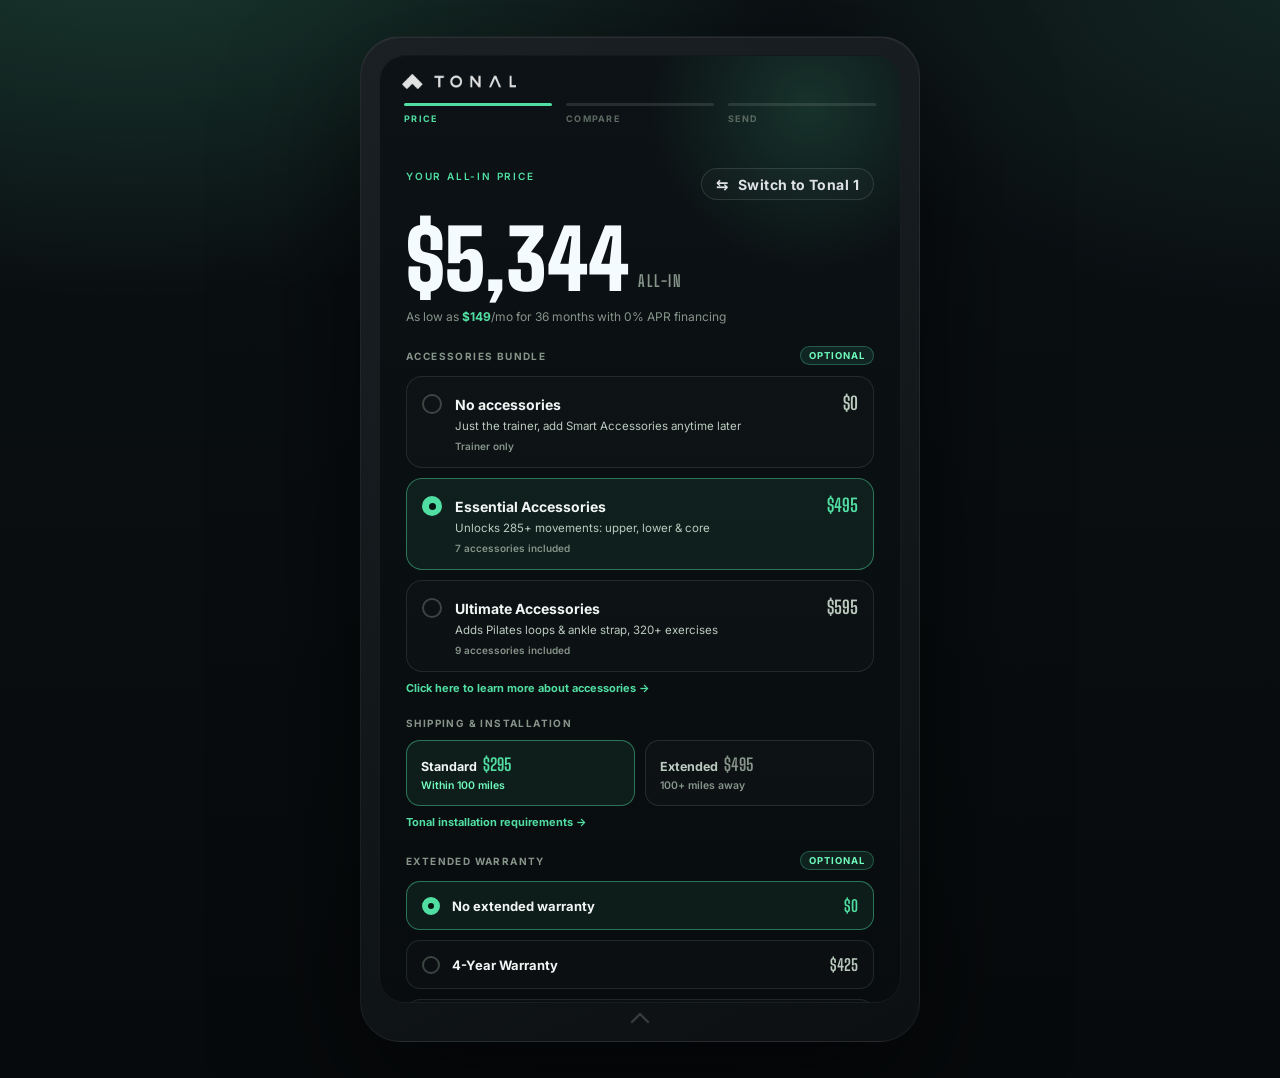
<file: index.html>
<!DOCTYPE html>
<html lang="en">
<head>
<meta charset="utf-8">
<meta name="viewport" content="width=device-width, initial-scale=1">
<title>On-Trainer Pricing Calculator</title>
<link rel="preconnect" href="https://fonts.googleapis.com">
<link rel="preconnect" href="https://fonts.gstatic.com" crossorigin>
<link href="https://fonts.googleapis.com/css2?family=Big+Shoulders+Display:wght@500;600;700;800;900&family=Inter:wght@400;500;600;700;800&display=swap" rel="stylesheet">
<link rel="stylesheet" href="styles.css?v=17">
<script data-goatcounter="https://dang.goatcounter.com/count"
        async src="//gc.zgo.at/count.js"></script>
</head>
<body>

<div style="min-height:100vh;width:100%;display:flex;align-items:center;justify-content:center;padding:36px 20px;background:radial-gradient(1200px 640px at 10% -8%, rgba(81, 222, 162, 0.2), transparent 58%) fixed, radial-gradient(1000px 620px at 102% -2%, rgba(81, 222, 162, 0.11), transparent 54%), linear-gradient(rgb(11, 16, 19) 0%, rgb(7, 10, 12) 100%)">

  <!-- ===================== TRAINER DEVICE ===================== -->
  <div style="position:relative;width:560px;max-width:100%;border-radius:40px;padding:18px;background:linear-gradient(155deg,#1b2024 0%,#0c1012 100%);box-shadow:0 50px 130px rgba(0,0,0,.65), inset 0 1px 0 rgba(255,255,255,.07);border:1px solid rgba(255,255,255,.06)">

    <!-- screen -->
    <div style="position:relative;width:100%;height:948px;border-radius:26px;overflow:hidden;background:linear-gradient(180deg,#0c1215 0%,#080c0e 100%);border:1px solid rgba(255,255,255,.05);display:flex;flex-direction:column">

      <!-- screen ambient glow -->
      <div style="position:absolute;top:-120px;right:-80px;width:340px;height:340px;border-radius:50%;background:radial-gradient(circle, rgba(81,222,162,.16), transparent 68%);pointer-events:none;animation:glowPulse 6s ease-in-out infinite"></div>

      <!-- ----- top chrome ----- -->
      <div style="position:relative;display:flex;align-items:center;justify-content:space-between;padding:18px 22px 12px;flex:none">
        <img src="tonal-logo-white.png" alt="Tonal" style="height:15px;width:auto;opacity:.92">
      </div>

      <!-- ----- step rail ----- -->
      <div style="position:relative;display:flex;align-items:center;gap:14px;padding:2px 24px 12px;flex:none">
        <div data-action="goPrice" style="flex:1;display:flex;flex-direction:column;gap:7px;cursor:pointer">
          <div id="stepPriceBar" style="height:3px;border-radius:3px;background:#51dea2"></div>
          <span id="stepPriceColor" style="font-size:9px;font-weight:700;letter-spacing:.14em;color:#51dea2">PRICE</span>
        </div>
        <div data-action="goCompare" style="flex:1;display:flex;flex-direction:column;gap:7px;cursor:pointer">
          <div id="stepCompareBar" style="height:3px;border-radius:3px;background:rgba(134,148,138,.22)"></div>
          <span id="stepCompareColor" style="font-size:9px;font-weight:700;letter-spacing:.14em;color:#5d6a62">COMPARE</span>
        </div>
        <div data-action="goSend" style="flex:1;display:flex;flex-direction:column;gap:7px;cursor:pointer">
          <div id="stepSendBar" style="height:3px;border-radius:3px;background:rgba(134,148,138,.22)"></div>
          <span id="stepSendColor" style="font-size:9px;font-weight:700;letter-spacing:.14em;color:#5d6a62">SEND</span>
        </div>
      </div>

      <!-- ===================== FLOW VIEWPORT ===================== -->
      <div style="position:relative;flex:1;overflow:hidden">
        <div id="track" style="display:flex;width:300%;height:100%;transition:transform .28s ease;transform:translateX(0%)">

          <!-- ===================== PRICE SCREEN ===================== -->
          <section class="noscroll" style="width:33.3333%;height:100%;overflow-y:auto;padding:16px 26px 26px;display:flex;flex-direction:column">

            <!-- eyebrow + trainer switch -->
            <div style="display:flex;align-items:center;justify-content:space-between;gap:8px">
              <span style="font-size:10px;font-weight:600;letter-spacing:.18em;color:#51dea2;text-transform:uppercase">Your all-in price</span>
              <button data-action="switchTrainer" style="margin-top:16px;width:auto;white-space:nowrap;height:32px;padding:0 14px;border-radius:999px;border:1px solid rgba(134,148,138,.24);background:rgba(255,255,255,.02);color:#dfe3e7;font-weight:700;font-size:14px;letter-spacing:.03em;display:flex;align-items:center;justify-content:center;gap:9px">
                <span style="font-size:15px">⇆</span> <span id="switchLabel">Switch to Tonal 1</span>
              </button>
            </div>


            <!-- ============ BUY FLOW ============ -->
            <div id="buyFlow">

            <!-- hero all-in sticker -->
            <div style="margin-top:26px;display:flex;align-items:flex-end;gap:10px">
              <span id="allInHero" style="font-family:'Big Shoulders Display',sans-serif;font-weight:900;font-size:82px;line-height:.82;letter-spacing:-.01em;color:#f3fbff;height:75px">$0</span>
              <span style="font-family:'Big Shoulders Display',sans-serif;font-weight:700;font-size:16px;line-height:1;color:#86948a;padding-bottom:12px;letter-spacing:.1em;text-transform:uppercase">all-in</span>
            </div>
            <div style="margin-top:8px;font-size:12px;color:#86948a">As low as <span id="monthlyRate" style="color:#51dea2;font-weight:700">$0</span>/mo for 36 months with 0% APR financing</div>

            <!-- accessory bundle -->
            <div style="margin-top:22px;display:flex;align-items:center;justify-content:space-between">
              <span style="font-size:10px;font-weight:700;letter-spacing:.14em;color:#86948a;text-transform:uppercase">Accessories bundle</span>
              <span style="font-size:9.5px;font-weight:700;letter-spacing:.1em;color:#71fbbd;text-transform:uppercase;padding:3px 8px;border-radius:999px;background:rgba(81,222,162,.1);border:1px solid rgba(81,222,162,.3)">Optional</span>
            </div>
            <div id="bundleList" style="margin-top:11px;display:flex;flex-direction:column;gap:10px"></div>
            <button data-action="openInfoPage" data-value="accessories" style="all:unset;cursor:pointer;display:block;margin-top:9px;font-size:11px;font-weight:700;color:#51dea2">Click here to learn more about accessories →</button>

            <!-- shipping & installation (rep) -->
            <span style="display:block;margin-top:22px;font-size:10px;font-weight:700;letter-spacing:.14em;color:#86948a;text-transform:uppercase">Shipping &amp; installation</span>
            <div id="shippingList" style="margin-top:11px;display:flex;gap:10px"></div>
            <button data-action="openInfoPage" data-value="installation" style="all:unset;cursor:pointer;display:block;margin-top:9px;font-size:11px;font-weight:700;color:#51dea2">Tonal installation requirements →</button>

            <!-- extended warranty, Tonal 2: always shown -->
            <div id="warrantySectionAlways">
              <div style="margin-top:22px;display:flex;align-items:center;justify-content:space-between">
                <span style="font-size:10px;font-weight:700;letter-spacing:.14em;color:#86948a;text-transform:uppercase">Extended warranty</span>
                <span style="font-size:9.5px;font-weight:700;letter-spacing:.1em;color:#71fbbd;text-transform:uppercase;padding:3px 8px;border-radius:999px;background:rgba(81,222,162,.1);border:1px solid rgba(81,222,162,.3)">Optional</span>
              </div>
              <div id="warrantyListAlways" style="margin-top:11px;display:flex;flex-direction:column;gap:10px"></div>
              <button data-action="openInfoPage" data-value="warranty" style="all:unset;cursor:pointer;display:block;margin-top:9px;font-size:11px;font-weight:700;color:#51dea2">Protect your Tonal with a 4 or 5 year extended warranty →</button>
            </div>

            <!-- extended warranty, Tonal 1: collapsible -->
            <div id="warrantySectionToggle" style="margin-top:22px;padding:16px 18px;border-radius:16px;background:rgba(23,28,31,.6);border:1px solid rgba(134,148,138,.16)">
              <button data-action="toggleWarrantyOpen" style="all:unset;cursor:pointer;display:flex;align-items:center;justify-content:space-between;width:100%">
                <span style="font-size:10px;font-weight:700;letter-spacing:.14em;color:#86948a;text-transform:uppercase"><span id="warrantyToggleIcon">+</span> Extended warranty</span>
                <span id="warrantyCollapsedValue" style="font-family:'Big Shoulders Display',sans-serif;font-weight:700;font-size:15px;color:#51dea2"></span>
              </button>
              <div id="warrantyControls" style="display:none;margin-top:11px">
                <div id="warrantyListToggle" style="display:flex;flex-direction:column;gap:10px"></div>
                <button data-action="openInfoPage" data-value="warranty" style="all:unset;cursor:pointer;display:block;margin-top:9px;font-size:11px;font-weight:700;color:#51dea2">Protect your Tonal with a 4 or 5 year extended warranty →</button>
              </div>
            </div>

            <!-- sales tax (rep) -->
            <div style="margin-top:22px;padding:16px 18px;border-radius:16px;background:rgba(23,28,31,.6);border:1px solid rgba(134,148,138,.16)">
              <div style="display:flex;align-items:center;justify-content:space-between">
                <span style="font-size:10px;font-weight:700;letter-spacing:.14em;color:#86948a;text-transform:uppercase">State sales tax</span>
                <span style="display:flex;align-items:baseline">
                  <input id="taxPctInput" type="number" inputmode="decimal" step="0.25" min="0" value="6.66" style="font-family:'Big Shoulders Display',sans-serif;font-weight:800;font-size:26px;color:#51dea2;line-height:1;background:transparent;border:none;outline:none;text-align:right;width:64px">
                  <span style="font-family:'Big Shoulders Display',sans-serif;font-weight:800;font-size:26px;color:#51dea2;line-height:1">%</span>
                </span>
              </div>
              <select id="taxStateSelect" style="width:100%;height:42px;margin-top:12px;padding:0 14px;border-radius:12px;background:rgba(255,255,255,.03);border:1px solid rgba(134,148,138,.2);color:#f1f5f3;font-size:13px;font-weight:600"></select>
              <span style="display:block;margin-top:8px;font-size:10.5px;color:#86948a;line-height:1.4">State tax rate only — does not include any additional municipal or county taxes that may apply.</span>
            </div>

            <!-- discount (collapsible, Tonal 2 only) -->
            <div id="discountBlock" style="margin-top:16px;padding:16px 18px;border-radius:16px;background:rgba(23,28,31,.6);border:1px solid rgba(134,148,138,.16)">
              <button data-action="toggleDiscountOpen" style="all:unset;cursor:pointer;display:flex;align-items:center;justify-content:space-between;width:100%">
                <span style="font-size:10px;font-weight:700;letter-spacing:.14em;color:#86948a;text-transform:uppercase"><span id="discountToggleIcon">+</span> Discount</span>
                <span id="discountCollapsedValue" style="font-family:'Big Shoulders Display',sans-serif;font-weight:700;font-size:15px;color:#51dea2"></span>
              </button>
              <div id="discountControls" style="display:none">
                <!-- target: which line item the discount applies to -->
                <span style="display:block;margin-top:14px;font-size:9.5px;font-weight:700;letter-spacing:.1em;color:#5d6a62;text-transform:uppercase">Apply discount to</span>
                <select id="discountTargetSelect" style="width:100%;height:38px;margin-top:8px;padding:0 12px;border-radius:10px;background:rgba(255,255,255,.03);border:1px solid rgba(134,148,138,.2);color:#f1f5f3;font-size:13px;font-weight:600">
                  <option value="trainer">Trainer</option>
                  <option value="bundle">Accessories Bundle</option>
                </select>

                <!-- %/$ amount -->
                <div style="display:flex;align-items:center;justify-content:flex-end;margin-top:14px">
                  <div style="display:flex;align-items:center;gap:10px">
                    <div style="display:flex;border-radius:8px;border:1px solid rgba(134,148,138,.3);overflow:hidden">
                      <button data-action="setDiscountModePct" id="discModePctBtn" style="width:26px;height:22px;border:none;font-size:11px;font-weight:700;cursor:pointer">%</button>
                      <button data-action="setDiscountModeDollar" id="discModeDollarBtn" style="width:26px;height:22px;border:none;font-size:11px;font-weight:700;cursor:pointer">$</button>
                    </div>
                    <span style="display:flex;align-items:baseline">
                      <span id="discountDollarPrefix" style="font-family:'Big Shoulders Display',sans-serif;font-weight:800;font-size:26px;color:#51dea2;line-height:1;display:none">$</span>
                      <input id="discountValueInput" type="number" inputmode="decimal" step="1" min="0" value="0" style="font-family:'Big Shoulders Display',sans-serif;font-weight:800;font-size:26px;color:#51dea2;line-height:1;background:transparent;border:none;outline:none;text-align:right;width:64px">
                      <span id="discountPctSuffix" style="font-family:'Big Shoulders Display',sans-serif;font-weight:800;font-size:26px;color:#51dea2;line-height:1">%</span>
                    </span>
                  </div>
                </div>
                <input id="discountRange" type="range" min="0" max="30" step="1" value="0" style="width:100%;margin-top:14px;height:6px">
                <div style="display:flex;align-items:center;justify-content:space-between;margin-top:8px">
                  <span id="discountMinLabel" style="font-size:10px;color:#5d6a62">0%</span>
                  <span id="discountMaxLabel" style="font-size:10px;color:#5d6a62">30%</span>
                </div>
                <button id="discountFreeBtn" data-action="setDiscountFree" style="display:none;margin-top:10px;height:26px;padding:0 12px;border-radius:8px;border:1px solid rgba(134,148,138,.3);background:rgba(255,255,255,.02);color:#bbcabf;font-weight:700;font-size:10.5px;letter-spacing:.02em;cursor:pointer">Make free (100%)</button>

                <!-- heroes discount (military, first responders, healthcare workers, teachers — Tonal 2 only) -->
                <div id="heroDiscountRow" style="margin-top:16px;padding-top:14px;border-top:1px solid rgba(134,148,138,.14)">
                  <div style="display:flex;align-items:center;justify-content:space-between;gap:10px">
                    <span style="font-size:11.5px;font-weight:700;color:#f1f5f3">Heroes Discount — $500 off</span>
                    <button data-action="toggleHeroDiscount" id="heroDiscountToggleBtn" style="all:unset;cursor:pointer;position:relative;width:38px;height:22px;flex:none">
                      <span id="heroDiscountTrack" style="position:absolute;inset:0;border-radius:11px;background:rgba(255,255,255,.14);transition:background .15s"></span>
                      <span id="heroDiscountThumb" style="position:absolute;top:3px;left:3px;width:16px;height:16px;border-radius:50%;background:#f1f5f3;transition:left .15s"></span>
                    </button>
                  </div>
                  <select id="heroDiscountCategorySelect" style="display:none;width:100%;height:38px;margin-top:10px;padding:0 12px;border-radius:10px;background:rgba(255,255,255,.03);border:1px solid rgba(134,148,138,.2);color:#f1f5f3;font-size:13px;font-weight:600">
                    <option value="Military">Military</option>
                    <option value="First Responder">First Responder</option>
                    <option value="Healthcare Worker">Healthcare Worker</option>
                    <option value="Teacher">Teacher</option>
                  </select>
                </div>
              </div>
            </div>

            <!-- summary -->
            <div style="margin-top:16px;padding:4px 18px;border-radius:16px;background:rgba(23,28,31,.6);border:1px solid rgba(134,148,138,.16)">
              <div id="summaryListPrice"></div>
              <div style="display:flex;align-items:center;justify-content:space-between;padding:15px 0">
                <span style="font-size:11px;font-weight:700;letter-spacing:.12em;color:#86948a;text-transform:uppercase">All-in total</span>
                <span id="allInTotalPrice" style="font-family:'Big Shoulders Display',sans-serif;font-weight:800;font-size:28px;color:#51dea2">$0</span>
              </div>
            </div>

            <!-- tonal 1 vs 2 comparison -->
            <div id="tonal1Compare" style="margin-top:16px;padding:16px 18px;border-radius:16px;background:rgba(23,28,31,.6);border:1px solid rgba(134,148,138,.16);display:none">
              <span style="display:block;font-size:10px;font-weight:700;letter-spacing:.14em;color:#86948a;text-transform:uppercase">Tonal 1 · what you get</span>
              <p style="margin:8px 0 0;font-size:11.5px;color:#bbcabf;line-height:1.5">Up to <span style="color:#f1f5f3;font-weight:600">200 lb</span> digital resistance in 1 lb increments · 24″ HD display · thousands of strength, cardio &amp; yoga workouts with real-time form feedback.</p>
              <div style="margin-top:14px;padding-top:14px;border-top:1px solid rgba(134,148,138,.14)">
                <span style="display:block;font-size:10px;font-weight:700;letter-spacing:.14em;color:#51dea2;text-transform:uppercase">Step up to Tonal 2</span>
                <div style="margin-top:11px;display:flex;flex-direction:column;gap:10px">
                  <div style="display:flex;gap:10px;align-items:flex-start">
                    <span style="width:6px;height:6px;border-radius:50%;background:#51dea2;flex:none;margin-top:5px;box-shadow:0 0 8px #51dea2"></span>
                    <span style="font-size:11.5px;color:#bbcabf;line-height:1.45"><span style="color:#f1f5f3;font-weight:600">Up to 250 lb</span> resistance: 50 lb more headroom for heavy lifts, plus more precise adaptive weight.</span>
                  </div>
                  <div style="display:flex;gap:10px;align-items:flex-start">
                    <span style="width:6px;height:6px;border-radius:50%;background:#51dea2;flex:none;margin-top:5px;box-shadow:0 0 8px #51dea2"></span>
                    <span style="font-size:11.5px;color:#bbcabf;line-height:1.45"><span style="color:#f1f5f3;font-weight:600">Built-in Smart View</span>: the on-Tonal camera gives live form feedback.</span>
                  </div>
                  <div style="display:flex;gap:10px;align-items:flex-start">
                    <span style="width:6px;height:6px;border-radius:50%;background:#51dea2;flex:none;margin-top:5px;box-shadow:0 0 8px #51dea2"></span>
                    <span style="font-size:11.5px;color:#bbcabf;line-height:1.45"><span style="color:#f1f5f3;font-weight:600">Aero HIIT</span>: cardio + strength in one session, Tonal 2 only.</span>
                  </div>
                  <div style="display:flex;gap:10px;align-items:flex-start">
                    <span style="width:6px;height:6px;border-radius:50%;background:#51dea2;flex:none;margin-top:5px;box-shadow:0 0 8px #51dea2"></span>
                    <span style="font-size:11.5px;color:#bbcabf;line-height:1.45"><span style="color:#f1f5f3;font-weight:600">Smart Drop Sets</span>: auto-reduces weight as you fatigue to push past plateaus.</span>
                  </div>
                </div>
              </div>
            </div>

            <!-- financing link -->
            <a id="financingLink" href="financing.html?amount=4295" target="_blank" style="margin-top:16px;display:flex;align-items:center;justify-content:space-between;gap:10px;padding:13px 16px;border-radius:14px;background:linear-gradient(150deg,rgba(81,222,162,.07),rgba(23,28,31,.5));border:1px solid rgba(81,222,162,.22);text-decoration:none;transition:border-color .15s,background .15s">
              <span style="display:flex;align-items:center;gap:10px">
                <span style="width:7px;height:7px;border-radius:50%;background:#51dea2;flex:none;box-shadow:0 0 8px #51dea2"></span>
                <span style="font-size:12px;color:#bbcabf;line-height:1.45">Prefer to pay monthly? <span style="color:#f1f5f3;font-weight:600">View 0% APR financing options</span></span>
              </span>
              <span style="font-size:12px;color:#51dea2;font-weight:700;white-space:nowrap">Estimate →</span>
            </a>
            <!-- rent instead button -->
            <button id="rentModeBtn" data-action="setPurchaseModeRent" style="margin-top:10px;display:flex;align-items:center;justify-content:space-between;gap:10px;padding:13px 16px;border-radius:14px;background:linear-gradient(150deg,rgba(81,222,162,.04),rgba(23,28,31,.4));border:1px solid rgba(134,148,138,.2);width:100%;cursor:pointer;text-align:left;transition:border-color .15s">
              <span style="display:flex;align-items:center;gap:10px">
                <span style="width:7px;height:7px;border-radius:50%;background:#86948a;flex:none"></span>
                <span style="font-size:12px;color:#bbcabf;line-height:1.45">Prefer a monthly option? <span style="color:#f1f5f3;font-weight:600">Explore renting instead</span></span>
              </span>
              <span style="font-size:12px;color:#86948a;font-weight:700;white-space:nowrap">View →</span>
            </button>

            <button data-action="goCompare" style="margin-top:16px;width:467px;max-width:100%;border-radius:999px;border:none;background:#51dea2;color:#051512;font-weight:700;letter-spacing:.03em;display:flex;align-items:center;justify-content:center;gap:10px;flex-grow:0;flex-shrink:0;font-size:18px;align-self:center;height:50px;position:static">Compare Cost <span style="font-size:17px">→</span></button>

            </div>
            <!-- ============ END BUY FLOW ============ -->

            <!-- ============ RENT FLOW ============ -->
            <div id="rentFlow" style="display:none;flex-direction:column">
              <button data-action="setPurchaseModeBuy" style="margin-top:14px;align-self:flex-start;padding:0;background:transparent;border:none;color:#86948a;font-size:12px;font-weight:600;letter-spacing:.03em;cursor:pointer">← Back to Buy</button>
              <div style="margin-top:12px;padding:22px 20px;border-radius:18px;background:rgba(23,28,31,.6);border:1px solid rgba(134,148,138,.16)">
                <span style="font-size:10px;font-weight:700;letter-spacing:.14em;color:#86948a;text-transform:uppercase">Rent <span id="rentTrainerName">Tonal 2</span></span>
                <div style="margin-top:12px;display:flex;align-items:baseline;gap:8px">
                  <span id="rentPromoPrice" style="font-family:'Big Shoulders Display',sans-serif;font-weight:900;font-size:56px;line-height:1;color:#51dea2">$219</span>
                  <span style="font-size:13px;color:#86948a;line-height:1.3">/mo for the<br>first 3 months</span>
                </div>
                <p style="margin:14px 0 0;font-size:12.5px;color:#bbcabf;line-height:1.5">Regular monthly rate: <span id="rentRegularPrice" style="color:#dfe3e7;font-weight:600">$279</span>/mo. Save <span id="rentSavingsMo" style="color:#51dea2;font-weight:700">$60</span>/month, <span id="rentSavingsTotal" style="color:#51dea2;font-weight:700">$180</span> total.</p>
                <p style="margin:12px 0 0;font-size:11.5px;color:#71fbbd;font-weight:700;letter-spacing:.02em">Includes membership subscription</p>
              </div>

              <!-- why rent -->
              <div style="margin-top:16px;padding:16px 18px;border-radius:16px;background:rgba(23,28,31,.6);border:1px solid rgba(134,148,138,.16)">
                <span style="display:block;font-size:10px;font-weight:700;letter-spacing:.14em;color:#51dea2;text-transform:uppercase">Why rent</span>
                <div style="margin-top:12px;display:flex;flex-direction:column;gap:10px">
                  <div style="display:flex;gap:10px;align-items:flex-start">
                    <span style="width:6px;height:6px;border-radius:50%;background:#51dea2;flex:none;margin-top:5px;box-shadow:0 0 8px #51dea2"></span>
                    <span style="font-size:11.5px;color:#bbcabf;line-height:1.45"><span style="color:#f1f5f3;font-weight:600">No long-term commitment</span>: cancel anytime.</span>
                  </div>
                  <div style="display:flex;gap:10px;align-items:flex-start">
                    <span style="width:6px;height:6px;border-radius:50%;background:#51dea2;flex:none;margin-top:5px;box-shadow:0 0 8px #51dea2"></span>
                    <span style="font-size:11.5px;color:#bbcabf;line-height:1.45"><span style="color:#f1f5f3;font-weight:600">No cancellation or shipping fees</span> to return the trainer.</span>
                  </div>
                  <div style="display:flex;gap:10px;align-items:flex-start">
                    <span style="width:6px;height:6px;border-radius:50%;background:#51dea2;flex:none;margin-top:5px;box-shadow:0 0 8px #51dea2"></span>
                    <span style="font-size:11.5px;color:#bbcabf;line-height:1.45"><span style="color:#f1f5f3;font-weight:600">Membership included</span>: ready to train from day one.</span>
                  </div>
                </div>
              </div>

              <!-- tonal image -->
              <img src="tonal-space.png" alt="Tonal wall-mounted footprint" style="margin-top:16px;width:100%;border-radius:14px;border:1px solid rgba(134,148,138,.2);display:block">
              <span style="display:block;margin-top:8px;font-size:10.5px;color:#5d6a62;line-height:1.4">Wall-mounted footprint, about 7 ft × 7 ft of clear training space.</span>

              <p style="margin:16px 0 0;font-size:10px;color:#5d6a62;line-height:1.5">Available to new Tonal rental subscribers only. Limit one promotional offer per customer.</p>

              <button data-action="goCompare" style="margin-top:16px;width:467px;max-width:100%;border-radius:999px;border:none;background:#51dea2;color:#051512;font-weight:700;letter-spacing:.03em;display:flex;align-items:center;justify-content:center;gap:10px;flex-grow:0;flex-shrink:0;font-size:18px;align-self:center;height:50px;position:static">Compare Cost <span style="font-size:17px">→</span></button>
            </div>
            <!-- ============ END RENT FLOW ============ -->

          </section>

          <!-- ===================== COMPARE SCREEN ===================== -->
          <section class="noscroll" style="width:33.3333%;height:100%;overflow-y:auto;padding:16px 24px 24px;display:flex;flex-direction:column">

            <!-- ============ COMPARE: BUY VIEW ============ -->
            <div id="compareBuyView" style="display:flex;flex-direction:column;flex:1">

            <!-- tab toggle -->
            <div style="display:flex;border-radius:14px;border:1px solid rgba(134,148,138,.2);overflow:hidden;background:rgba(0,0,0,.2);flex:none">
              <button data-action="setMembershipTab" id="memTabBtn" style="flex:1;height:46px;border:none;background:#51dea2;color:#051512;font-weight:700;font-size:9.5px;letter-spacing:.05em;text-transform:uppercase">Membership</button>
              <button data-action="setHomeGymTab" id="hgTabBtn" style="flex:1;height:46px;border:none;background:transparent;color:#86948a;font-weight:700;font-size:9.5px;letter-spacing:.05em;text-transform:uppercase">Home Gym</button>
              <button data-action="setTimeSavingsTab" id="tsTabBtn" style="flex:1;height:46px;border:none;background:transparent;color:#86948a;font-weight:700;font-size:9.5px;letter-spacing:.05em;text-transform:uppercase">Time Saved</button>
            </div>

            <!-- TAB: MEMBERSHIP -->
            <div id="membershipTab" style="display:flex;flex-direction:column;flex:1">
              <span style="font-size:10px;font-weight:600;letter-spacing:.18em;color:#51dea2;text-transform:uppercase;display:block;margin-top:16px">Monthly membership · whole household</span>
              <h2 style="font-family:'Big Shoulders Display',sans-serif;font-weight:800;font-size:27px;line-height:1.04;color:#f1f5f3;margin:8px 0 0">One flat price.<br>Everyone trains.</h2>
              <p style="font-size:11.5px;color:#86948a;margin:7px 0 0;line-height:1.45"><span id="membershipLabel">$59.95</span>/mo covers the whole household. The trainer is purchased separately.</p>

              <!-- household toggle -->
              <div style="margin-top:16px;padding:12px 14px;border-radius:16px;background:rgba(23,28,31,.6);border:1px solid rgba(134,148,138,.16)">
                <div style="display:flex;align-items:center;justify-content:space-between">
                  <span style="font-size:10px;font-weight:700;letter-spacing:.14em;color:#86948a;text-transform:uppercase">Who works out</span>
                </div>
                <div id="householdList" style="margin-top:10px;display:flex;gap:6px"></div>
              </div>

              <!-- bars -->
              <div id="compareColumns" style="margin-top:18px;flex:1;display:flex;gap:10px;align-items:flex-end;min-height:210px"></div>

              <!-- callout -->
              <div id="memSavesCallout" style="margin-top:14px;padding:13px 15px;border-radius:16px;display:flex;align-items:center;gap:12px">
                <span id="memSavesLabel" style="font-family:'Big Shoulders Display',sans-serif;font-weight:800;font-size:26px;line-height:1;white-space:nowrap">$0</span>
                <span id="memSavesCopy" style="font-size:12px;color:#bbcabf;line-height:1.4"></span>
              </div>

              <!-- what membership includes -->
              <div style="margin-top:12px">
                <span style="display:block;font-size:9.5px;font-weight:700;letter-spacing:.14em;color:#86948a;text-transform:uppercase">Every membership includes</span>
                <div style="margin-top:9px;display:flex;flex-wrap:wrap;gap:7px">
                  <span style="padding:6px 11px;border-radius:999px;border:1px solid rgba(81,222,162,.3);background:rgba(81,222,162,.07);color:#71fbbd;font-size:10.5px;font-weight:600">Custom programs</span>
                  <span style="padding:6px 11px;border-radius:999px;border:1px solid rgba(81,222,162,.3);background:rgba(81,222,162,.07);color:#71fbbd;font-size:10.5px;font-weight:600">Weight calibration</span>
                  <span style="padding:6px 11px;border-radius:999px;border:1px solid rgba(81,222,162,.3);background:rgba(81,222,162,.07);color:#71fbbd;font-size:10.5px;font-weight:600">Spotter Mode</span>
                  <span style="padding:6px 11px;border-radius:999px;border:1px solid rgba(81,222,162,.3);background:rgba(81,222,162,.07);color:#71fbbd;font-size:10.5px;font-weight:600">AI coaching tools</span>
                </div>
              </div>

              <button data-action="openInfoPage" data-value="membership" style="all:unset;cursor:pointer;display:block;margin-top:14px;font-size:11px;font-weight:700;color:#51dea2">Learn more about membership →</button>
            </div>

            <!-- TAB: HOME GYM -->
            <div id="homeGymTab" style="display:none;flex-direction:column;flex:1">
              <span style="font-size:10px;font-weight:600;letter-spacing:.18em;color:#51dea2;text-transform:uppercase;display:block;margin-top:16px">One-time purchase · sticker price</span>
              <h2 style="font-family:'Big Shoulders Display',sans-serif;font-weight:800;font-size:27px;line-height:1.04;color:#f1f5f3;margin:8px 0 0">The math on<br>the sticker.</h2>
              <p style="font-size:11.5px;color:#86948a;margin:7px 0 0;line-height:1.45">Tonal all-in vs a comparable cable tower + rack + dumbbell setup.</p>

              <div id="homeGymBars" style="margin-top:18px;flex:1;display:flex;gap:16px;align-items:flex-end;min-height:250px"></div>

              <div style="margin-top:16px;padding:14px 16px;border-radius:16px;background:linear-gradient(150deg,rgba(81,222,162,.12),rgba(23,28,31,.4));border:1px solid rgba(81,222,162,.26)">
                <span style="display:block;font-family:'Big Shoulders Display',sans-serif;font-weight:800;font-size:20px;color:#51dea2;line-height:1">All-in-one. No hassle.</span>
                <span style="display:block;font-size:12px;color:#bbcabf;line-height:1.45;margin-top:6px">One machine does the work of a full rack, cables, dumbbells &amp; bench. Nothing to assemble, no clutter, and it's genuinely easy to use.</span>
              </div>

              <div style="margin-top:10px;padding:12px 14px;border-radius:14px;background:rgba(23,28,31,.6);border:1px solid rgba(134,148,138,.16);display:flex;align-items:flex-start;gap:10px">
                <span style="width:7px;height:7px;border-radius:50%;background:#51dea2;flex:none;margin-top:4px;box-shadow:0 0 8px #51dea2"></span>
                <span style="font-size:11.5px;color:#bbcabf;line-height:1.5">Get the expertise of a personal trainer and a full gym in your home for a fraction of the price!</span>
              </div>
            </div>

            <!-- TAB: TIME SAVED -->
            <div id="timeSavingsTab" style="display:none;flex-direction:column;flex:1">
              <span style="font-size:10px;font-weight:600;letter-spacing:.18em;color:#51dea2;text-transform:uppercase;display:block;margin-top:16px">Your gym routine</span>
              <h2 style="font-family:'Big Shoulders Display',sans-serif;font-weight:800;font-size:27px;line-height:1.04;color:#f1f5f3;margin:8px 0 0">Time training at<br>home gives back.</h2>
              <p style="font-size:11.5px;color:#86948a;margin:7px 0 0;line-height:1.45">See the hours you get back in a year training at home instead of driving to the gym.</p>

              <!-- sessions per week -->
              <div style="margin-top:16px">
                <div style="display:flex;justify-content:space-between;align-items:baseline">
                  <span style="font-size:11px;font-weight:600;color:#dfe3e7">Sessions per week</span>
                  <span id="tsSessionsLabel" style="font-family:'Big Shoulders Display',sans-serif;font-weight:800;font-size:18px;color:#51dea2">4</span>
                </div>
                <input id="tsSessionsRange" type="range" min="1" max="7" step="1" value="4" style="width:100%;margin-top:6px;height:6px">
                <div style="display:flex;justify-content:space-between;font-size:9.5px;color:#5d6a62;margin-top:4px"><span>1</span><span>7</span></div>
              </div>

              <!-- round-trip drive time -->
              <div style="margin-top:16px">
                <div style="display:flex;justify-content:space-between;align-items:baseline">
                  <span style="font-size:11px;font-weight:600;color:#dfe3e7">Round-trip drive time</span>
                  <span id="tsDriveLabel" style="font-family:'Big Shoulders Display',sans-serif;font-weight:800;font-size:18px;color:#51dea2">20 min</span>
                </div>
                <input id="tsDriveRange" type="range" min="0" max="60" step="5" value="20" style="width:100%;margin-top:6px;height:6px">
                <div style="display:flex;justify-content:space-between;font-size:9.5px;color:#5d6a62;margin-top:4px"><span>0 min</span><span>60 min</span></div>
              </div>

              <!-- setup/waiting toggle -->
              <div style="margin-top:14px;padding:12px 14px;border-radius:14px;background:rgba(23,28,31,.6);border:1px solid rgba(134,148,138,.16);display:flex;align-items:center;justify-content:space-between;gap:10px">
                <span>
                  <span style="display:block;font-size:11.5px;font-weight:600;color:#dfe3e7">Setup &amp; waiting for equipment</span>
                  <span style="display:block;font-size:10px;color:#86948a;margin-top:2px">Adds 7.5 min per session</span>
                </span>
                <button data-action="toggleTsWaste" id="tsWasteToggleBtn" style="all:unset;cursor:pointer;position:relative;width:40px;height:24px;flex:none">
                  <span id="tsWasteTrack" style="position:absolute;inset:0;border-radius:999px;background:#26bf86;transition:background .15s"></span>
                  <span id="tsWasteThumb" style="position:absolute;top:3px;left:19px;width:18px;height:18px;border-radius:999px;background:#f3fbff;box-shadow:0 2px 4px rgba(0,0,0,.4);transition:left .15s"></span>
                </button>
              </div>

              <!-- hero result: week / month / year breakdown -->
              <div style="margin-top:16px;padding:16px 18px;border-radius:16px;background:linear-gradient(150deg,rgba(81,222,162,.1),rgba(23,28,31,.5));border:1px solid rgba(81,222,162,.28)">
                <span style="display:block;font-size:10px;font-weight:700;letter-spacing:.14em;color:#86948a;text-transform:uppercase">Time saved</span>
                <div style="display:flex;margin-top:12px">
                  <div style="flex:1;text-align:center">
                    <div id="tsWeekHours" style="font-family:'Big Shoulders Display',sans-serif;font-weight:900;font-size:24px;line-height:1;color:#71fbbd">1.8</div>
                    <div style="font-size:9px;color:#86948a;margin-top:5px;text-transform:uppercase;letter-spacing:.05em">hrs / week</div>
                  </div>
                  <div style="width:1px;background:rgba(134,148,138,.2);flex:none"></div>
                  <div style="flex:1;text-align:center">
                    <div id="tsMonthHours" style="font-family:'Big Shoulders Display',sans-serif;font-weight:900;font-size:24px;line-height:1;color:#71fbbd">7.9</div>
                    <div style="font-size:9px;color:#86948a;margin-top:5px;text-transform:uppercase;letter-spacing:.05em">hrs / month</div>
                  </div>
                  <div style="width:1px;background:rgba(134,148,138,.2);flex:none"></div>
                  <div style="flex:1;text-align:center">
                    <div id="tsHeroHours" style="font-family:'Big Shoulders Display',sans-serif;font-weight:900;font-size:24px;line-height:1;color:#71fbbd">95</div>
                    <div style="font-size:9px;color:#86948a;margin-top:5px;text-transform:uppercase;letter-spacing:.05em">hrs / year</div>
                  </div>
                </div>
                <div style="text-align:center;margin-top:10px;font-size:11px;color:#86948a">≈ <span id="tsHeroDays">2.2</span> full days per year</div>
              </div>

              <!-- breakdown rows -->
              <div style="margin-top:12px;display:flex;flex-direction:column;gap:8px">
                <div style="display:flex;justify-content:space-between;align-items:center;padding:10px 13px;background:rgba(255,255,255,.03);border:1px solid rgba(134,148,138,.16);border-radius:12px">
                  <span style="font-size:11.5px;color:#bbcabf">Driving to &amp; from the gym</span>
                  <span id="tsDriveHoursLabel" style="font-family:'Big Shoulders Display',sans-serif;font-weight:700;font-size:14px;color:#dfe3e7">17.3 hrs</span>
                </div>
                <div id="tsWaitRow" style="display:flex;justify-content:space-between;align-items:center;padding:10px 13px;background:rgba(255,255,255,.03);border:1px solid rgba(134,148,138,.16);border-radius:12px">
                  <span style="font-size:11.5px;color:#bbcabf">Setup &amp; waiting on equipment</span>
                  <span id="tsWaitHoursLabel" style="font-family:'Big Shoulders Display',sans-serif;font-weight:700;font-size:14px;color:#dfe3e7">6.5 hrs</span>
                </div>
                <div style="display:flex;justify-content:space-between;align-items:center;padding:10px 13px;background:rgba(255,255,255,.03);border:1px solid rgba(134,148,138,.16);border-radius:12px">
                  <span style="font-size:11.5px;color:#bbcabf">Sessions assumed per year</span>
                  <span id="tsAnnualSessions" style="font-family:'Big Shoulders Display',sans-serif;font-weight:700;font-size:14px;color:#dfe3e7">208</span>
                </div>
              </div>

              <!-- callout -->
              <div style="margin-top:12px;padding:12px 14px;border-radius:14px;background:rgba(23,28,31,.6);border:1px solid rgba(134,148,138,.16);display:flex;align-items:flex-start;gap:10px">
                <span style="width:7px;height:7px;border-radius:50%;background:#51dea2;flex:none;margin-top:4px;box-shadow:0 0 8px #51dea2"></span>
                <span style="font-size:11.5px;color:#bbcabf;line-height:1.5">24/7 access, no waiting on equipment, and zero commute — every single session.</span>
              </div>
            </div>

            </div>
            <!-- ============ END COMPARE: BUY VIEW ============ -->

            <!-- ============ COMPARE: RENT VIEW ============ -->
            <div id="compareRentView" style="display:none;flex-direction:column;flex:1">
              <span style="font-size:10px;font-weight:600;letter-spacing:.18em;color:#51dea2;text-transform:uppercase;display:block;margin-top:16px">Monthly rent · vs personal training</span>
              <h2 style="font-family:'Big Shoulders Display',sans-serif;font-weight:800;font-size:27px;line-height:1.04;color:#f1f5f3;margin:8px 0 0">Train for less<br>than a trainer.</h2>
              <p style="font-size:11.5px;color:#86948a;margin:7px 0 0;line-height:1.45">Renting <span id="rentCompareTrainerName">Tonal 2</span> at <span id="rentCompareMoLabel">$219</span>/mo (first 3 months) includes your membership, with no separate trainer fees.</p>

              <div id="rentCompareColumns" style="margin-top:22px;flex:1;display:flex;gap:10px;align-items:flex-end;min-height:210px"></div>

              <div id="rentSavesCallout" style="margin-top:14px;padding:13px 15px;border-radius:16px;display:flex;align-items:center;gap:12px">
                <span id="rentSavesLabel" style="font-family:'Big Shoulders Display',sans-serif;font-weight:800;font-size:26px;line-height:1;white-space:nowrap">$0</span>
                <span id="rentSavesCopy" style="font-size:12px;color:#bbcabf;line-height:1.4"></span>
              </div>
            </div>
            <!-- ============ END COMPARE: RENT VIEW ============ -->

            <!-- nav -->
            <div style="display:flex;gap:12px;margin-top:16px;flex:none">
              <button data-action="goPrice" style="flex:none;width:52px;height:56px;border-radius:999px;border:1px solid rgba(134,148,138,.24);background:transparent;color:#bbcabf;font-size:20px">←</button>
              <button data-action="goSend" style="flex:1;height:56px;border-radius:999px;border:none;background:#51dea2;color:#051512;font-weight:700;font-size:14px;letter-spacing:.03em;display:flex;align-items:center;justify-content:center;gap:9px">Next <span style="font-size:16px">→</span></button>
            </div>

          </section>

          <!-- ===================== SEND SCREEN ===================== -->
          <section class="noscroll" style="width:33.3333%;height:100%;overflow-y:auto;padding:20px 26px 24px;display:flex;flex-direction:column">

            <!-- NOT SENT -->
            <div id="notSentPanel" style="display:flex;flex-direction:column;height:100%">
              <span style="font-size:10px;font-weight:600;letter-spacing:.18em;color:#51dea2;text-transform:uppercase">Take it home</span>
              <h2 style="font-family:'Big Shoulders Display',sans-serif;font-weight:800;font-size:30px;line-height:1.03;color:#f1f5f3;margin:9px 0 0">Close the deal.</h2>

              <!-- recap -->
              <div style="margin-top:20px;padding:4px 18px;border-radius:16px;background:rgba(23,28,31,.7);border:1px solid rgba(134,148,138,.16)">
                <div style="display:flex;align-items:center;justify-content:space-between;padding:13px 0;border-bottom:1px solid rgba(134,148,138,.14)">
                  <span style="font-size:11px;font-weight:700;letter-spacing:.12em;color:#86948a;text-transform:uppercase">Your <span id="recapTrainerName">Tonal 2</span> quote</span>
                  <span id="recapAllIn" style="font-family:'Big Shoulders Display',sans-serif;font-weight:800;font-size:22px;color:#51dea2">$0</span>
                </div>
                <div id="summaryListSend"></div>
              </div>

              <!-- store -->
              <div style="margin-top:20px">
                <span style="display:block;font-size:10px;font-weight:700;letter-spacing:.14em;color:#86948a;text-transform:uppercase;margin-bottom:8px">Store <span style="color:#51dea2">*</span></span>
                <select id="storeSelect" style="width:100%;height:48px;padding:0 18px;border-radius:999px;background:rgba(255,255,255,.03);border:1px solid rgba(134,148,138,.2);color:#f1f5f3;font-size:14px;font-weight:600">
                  <option value="">Select store</option>
                  <option value="tn-ntck">Natick</option>
                  <option value="tn-wnck">Broadway</option>
                  <option value="tn-bv">Bellevue</option>
                  <option value="tn-sh">Short Hills</option>
                  <option value="tn-pmtr">Perimeter Mall</option>
                  <option value="tn-oo">Old Orchard</option>
                  <option value="tn-utc">UTC</option>
                  <option value="tn-cc">Century City</option>
                  <option value="tn-npsr">NorthPark</option>
                  <option value="tn-tc">Tyson's Corner</option>
                  <option value="tn-twc">Westchester</option>
                  <option value="tn-fsq">Fashion Square</option>
                </select>
              </div>

              <!-- agent id -->
              <div style="margin-top:16px">
                <span style="display:block;font-size:10px;font-weight:700;letter-spacing:.14em;color:#86948a;text-transform:uppercase;margin-bottom:8px">Agent ID <span style="color:#51dea2">*</span></span>
                <input id="repAgentInput" inputmode="numeric" placeholder="e.g. 293" style="width:100%;box-sizing:border-box;height:48px;padding:0 18px;border-radius:999px;background:rgba(255,255,255,.03);border:1px solid rgba(134,148,138,.2);color:#f1f5f3;font-size:14px;font-weight:600">
              </div>

              <!-- customer info (email quote) -->
              <div style="margin-top:20px">
                <span style="display:block;font-size:10px;font-weight:700;letter-spacing:.14em;color:#86948a;text-transform:uppercase;margin-bottom:8px">Customer <span style="color:#51dea2">*</span></span>
                <input id="firstNameInput" placeholder="First name" style="width:100%;box-sizing:border-box;height:48px;padding:0 18px;border-radius:999px;background:rgba(255,255,255,.03);border:1px solid rgba(134,148,138,.2);color:#f1f5f3;font-size:14px">
                <div id="emailWrap" style="margin-top:8px;height:48px;display:flex;align-items:center;padding:0 18px;border-radius:999px;background:rgba(255,255,255,.03);border:1px solid rgba(134,148,138,.2)">
                  <input id="emailInput" placeholder="Email address" inputmode="email" style="flex:1;min-width:0;background:transparent;border:none;color:#f1f5f3;font-size:14px">
                </div>
              </div>

              <!-- action buttons -->
              <div style="margin-top:22px;display:flex;flex-direction:column;gap:10px">
                <button id="sendBtn" data-action="sendQuote" disabled style="width:100%;height:52px;border-radius:999px;border:1px solid rgba(134,148,138,.25);background:transparent;color:#5d6a62;font-weight:700;font-size:14px;letter-spacing:.03em;cursor:default;transition:border-color .15s,color .15s">Email Quote</button>
                <button id="buyNowBtn" data-action="buyNow" disabled style="width:100%;height:52px;border-radius:999px;border:1px solid rgba(134,148,138,.25);background:transparent;color:#5d6a62;font-weight:700;font-size:14px;letter-spacing:.03em;cursor:default;transition:border-color .15s,color .15s">Buy Now</button>
              </div>
              <div style="margin-top:14px;text-align:center">
                <button id="genLinkBtn" data-action="skipContact" disabled style="background:none;border:none;padding:0;color:#5d6a62;font-size:12px;font-weight:600;letter-spacing:.02em;cursor:default;text-decoration:underline;text-underline-offset:3px;transition:color .15s">skip — generate purchase link</button>
              </div>

              <!-- purchase link reveal -->
              <div id="purchaseLinkReveal" style="display:none;margin-top:14px">
                <div id="purchaseLinkText" style="font-size:11px;color:#71fbbd;line-height:1.45;word-break:break-all;background:rgba(0,0,0,.25);border:1px solid rgba(81,222,162,.2);border-radius:10px;padding:10px 12px;font-family:ui-monospace,SFMono-Regular,Menlo,monospace"></div>
                <button id="copyLinkBtn" data-action="copyPurchaseLink" style="margin-top:8px;width:100%;height:38px;border-radius:10px;border:none;background:#51dea2;color:#051512;font-weight:700;font-size:12.5px;letter-spacing:.02em;cursor:pointer">Copy link</button>
              </div>

              <button data-action="goCompare" style="margin-top:auto;align-self:flex-start;padding:12px 0;background:transparent;border:none;color:#86948a;font-size:12.5px;font-weight:600;letter-spacing:.04em">← Back to comparison</button>
            </div>

            <!-- SENT -->
            <div id="sentPanel" style="display:none;flex-direction:column;align-items:center;justify-content:center;height:100%;text-align:center">
              <div style="width:84px;height:84px;border-radius:50%;background:linear-gradient(150deg,rgba(81,222,162,.22),rgba(81,222,162,.06));border:1px solid rgba(81,222,162,.4);display:flex;align-items:center;justify-content:center;box-shadow:0 0 40px rgba(81,222,162,.25)">
                <span style="font-size:40px;color:#51dea2;line-height:1">✓</span>
              </div>
              <h2 id="sentHeadline" style="font-family:'Big Shoulders Display',sans-serif;font-weight:800;font-size:32px;color:#f1f5f3;margin:22px 0 0">Quote sent.</h2>
              <p id="sentSubtext" style="font-size:14px;color:#bbcabf;line-height:1.55;margin:12px 0 0;max-width:32ch">Your <span id="sentTrainerName">Tonal 2</span> quote is on its way to <span id="sentEmail" style="color:#dfe3e7;font-weight:600"></span>.</p>
              <button data-action="restart" style="margin-top:28px;height:52px;padding:0 30px;border-radius:999px;border:1px solid rgba(134,148,138,.24);background:transparent;color:#bbcabf;font-weight:600;font-size:14px;letter-spacing:.04em">Start a new quote</button>
            </div>

          </section>

        </div>

        <!-- ===================== INFO PAGE: ACCESSORIES ===================== -->
        <div id="accessoriesPage" style="display:none;position:absolute;inset:0;background:linear-gradient(180deg,#0c1215 0%,#080c0e 100%);overflow-y:auto;padding:20px 26px 26px">
          <button data-action="closeInfoPage" style="display:flex;align-items:center;gap:8px;background:transparent;border:none;color:#86948a;font-size:12.5px;font-weight:600;letter-spacing:.04em;padding:0;cursor:pointer">← Back</button>
          <span style="display:block;margin-top:16px;font-size:10px;font-weight:600;letter-spacing:.18em;color:#51dea2;text-transform:uppercase">Optional add-on</span>
          <h2 style="font-family:'Big Shoulders Display',sans-serif;font-weight:800;font-size:28px;line-height:1.05;color:#f1f5f3;margin:8px 0 0">Smart Accessories</h2>
          <p style="font-size:12.5px;color:#86948a;line-height:1.5;margin:9px 0 0">The Smart Accessories Bundle is required to unlock the best Tonal experience. Tap a bundle below to see everything it includes.</p>

          <!-- ultimate recommendation highlight -->
          <div style="margin-top:16px;padding:14px 16px;border-radius:16px;background:linear-gradient(150deg,rgba(81,222,162,.14),rgba(23,28,31,.4));border:1px solid rgba(81,222,162,.34);display:flex;align-items:flex-start;gap:10px">
            <span style="flex:none;font-size:9px;font-weight:800;letter-spacing:.08em;text-transform:uppercase;color:#051512;background:#51dea2;padding:4px 8px;border-radius:999px;margin-top:1px">Best value</span>
            <span style="font-size:12px;color:#bbcabf;line-height:1.5">We recommend <span style="color:#f1f5f3;font-weight:700">Ultimate</span>: for just $100 more it adds Pilates loops and ankle straps, unlocking 320+ exercises and the deepest savings (27% off).</span>
          </div>

          <!-- ESSENTIAL dropdown -->
          <details class="acc" style="margin-top:16px;padding:16px 18px;border-radius:16px;background:rgba(23,28,31,.6);border:1px solid rgba(134,148,138,.16)">
            <summary style="display:flex;align-items:center;justify-content:space-between;gap:10px">
              <span>
                <span style="font-size:14px;font-weight:700;color:#f1f5f3">Essential Accessories</span>
                <span style="display:block;font-size:10.5px;color:#86948a;margin-top:2px">7 accessories · 285+ movements · 25% bundle savings</span>
              </span>
              <span style="display:flex;align-items:center;gap:10px;flex:none">
                <span style="font-family:'Big Shoulders Display',sans-serif;font-weight:800;font-size:20px;color:#51dea2">$495</span>
                <span class="chev" style="color:#86948a;font-size:11px">▼</span>
              </span>
            </summary>
            <div style="margin-top:14px;padding-top:14px;border-top:1px solid rgba(134,148,138,.14);display:flex;flex-direction:column;gap:10px">
              <div style="display:flex;gap:10px;align-items:flex-start"><span style="width:6px;height:6px;border-radius:50%;background:#51dea2;flex:none;margin-top:5px;box-shadow:0 0 8px #51dea2"></span><span style="font-size:12px;color:#bbcabf;line-height:1.5">Required to unlock <span style="color:#f1f5f3;font-weight:600">285+ movements</span> across upper body, lower body, and core.</span></div>
              <div style="display:flex;gap:10px;align-items:flex-start"><span style="width:6px;height:6px;border-radius:50%;background:#51dea2;flex:none;margin-top:5px;box-shadow:0 0 8px #51dea2"></span><span style="font-size:12px;color:#bbcabf;line-height:1.5">Includes <span style="color:#f1f5f3;font-weight:600">7 accessories</span>.</span></div>
              <div style="display:flex;gap:10px;align-items:flex-start"><span style="width:6px;height:6px;border-radius:50%;background:#51dea2;flex:none;margin-top:5px;box-shadow:0 0 8px #51dea2"></span><span style="font-size:12px;color:#bbcabf;line-height:1.5"><span style="color:#f1f5f3;font-weight:600">25% savings</span> when you buy as a bundle.</span></div>
            </div>
            <div style="margin-top:12px;display:flex;flex-direction:column;gap:10px">
              <div style="display:flex;gap:10px;align-items:flex-start"><span style="width:6px;height:6px;border-radius:50%;background:#5d6a62;flex:none;margin-top:5px"></span><span style="font-size:12px;color:#bbcabf;line-height:1.5"><span style="color:#f1f5f3;font-weight:600">Smart Handles</span>: turn the adaptive weight on and off with the simple press of a button, and unlock a range of single-arm and two-arm moves.</span></div>
              <div style="display:flex;gap:10px;align-items:flex-start"><span style="width:6px;height:6px;border-radius:50%;background:#5d6a62;flex:none;margin-top:5px"></span><span style="font-size:12px;color:#bbcabf;line-height:1.5"><span style="color:#f1f5f3;font-weight:600">Smart Bar</span>: turn the adaptive weight on and off with the simple press of a button, and unlock a range of bar-based moves like bench press and deadlifts.</span></div>
              <div style="display:flex;gap:10px;align-items:flex-start"><span style="width:6px;height:6px;border-radius:50%;background:#5d6a62;flex:none;margin-top:5px"></span><span style="font-size:12px;color:#bbcabf;line-height:1.5"><span style="color:#f1f5f3;font-weight:600">Bar Control Module</span>: connects to Tonal over Bluetooth. Attach to the Smart Bar to turn weight on/off with a single button press.</span></div>
              <div style="display:flex;gap:10px;align-items:flex-start"><span style="width:6px;height:6px;border-radius:50%;background:#5d6a62;flex:none;margin-top:5px"></span><span style="font-size:12px;color:#bbcabf;line-height:1.5"><span style="color:#f1f5f3;font-weight:600">Rope</span>: unlock a wide array of pushing and pulling exercises like triceps extensions, as well as heart-pumping Aero moves, with the brand-new rope, designed for a comfortable grip.</span></div>
              <div style="display:flex;gap:10px;align-items:flex-start"><span style="width:6px;height:6px;border-radius:50%;background:#5d6a62;flex:none;margin-top:5px"></span><span style="font-size:12px;color:#bbcabf;line-height:1.5"><span style="color:#f1f5f3;font-weight:600">Bench</span>: unlock bench-based moves like bench press, lateral pull downs, and more.</span></div>
              <div style="display:flex;gap:10px;align-items:flex-start"><span style="width:6px;height:6px;border-radius:50%;background:#5d6a62;flex:none;margin-top:5px"></span><span style="font-size:12px;color:#bbcabf;line-height:1.5"><span style="color:#f1f5f3;font-weight:600">Workout Mat</span>: enjoy additional comfort for yoga, floor exercises, and stretching.</span></div>
              <div style="display:flex;gap:10px;align-items:flex-start"><span style="width:6px;height:6px;border-radius:50%;background:#5d6a62;flex:none;margin-top:5px"></span><span style="font-size:12px;color:#bbcabf;line-height:1.5"><span style="color:#f1f5f3;font-weight:600">Roller</span>: great for helping you recover.</span></div>
            </div>
          </details>

          <!-- ULTIMATE dropdown -->
          <details class="acc" open style="margin-top:12px;padding:16px 18px;border-radius:16px;background:linear-gradient(150deg,rgba(81,222,162,.07),rgba(23,28,31,.5));border:1px solid rgba(81,222,162,.3)">
            <summary style="display:flex;align-items:center;justify-content:space-between;gap:10px">
              <span>
                <span style="font-size:14px;font-weight:700;color:#f1f5f3">Ultimate Accessories <span style="font-size:9px;font-weight:800;letter-spacing:.06em;text-transform:uppercase;color:#051512;background:#51dea2;padding:2px 7px;border-radius:999px;vertical-align:middle;margin-left:4px">Recommended</span></span>
                <span style="display:block;font-size:10.5px;color:#86948a;margin-top:2px">9 accessories · 320+ exercises · 27% bundle savings</span>
              </span>
              <span style="display:flex;align-items:center;gap:10px;flex:none">
                <span style="font-family:'Big Shoulders Display',sans-serif;font-weight:800;font-size:20px;color:#51dea2">$595</span>
                <span class="chev" style="color:#86948a;font-size:11px">▼</span>
              </span>
            </summary>
            <div style="margin-top:14px;padding-top:14px;border-top:1px solid rgba(81,222,162,.18);display:flex;flex-direction:column;gap:10px">
              <div style="display:flex;gap:10px;align-items:flex-start"><span style="width:6px;height:6px;border-radius:50%;background:#51dea2;flex:none;margin-top:5px;box-shadow:0 0 8px #51dea2"></span><span style="font-size:12px;color:#bbcabf;line-height:1.5">Required for Pilates loops and ankle strap movements, and <span style="color:#f1f5f3;font-weight:600">320+ exercises</span> across upper, lower, and core.</span></div>
              <div style="display:flex;gap:10px;align-items:flex-start"><span style="width:6px;height:6px;border-radius:50%;background:#51dea2;flex:none;margin-top:5px;box-shadow:0 0 8px #51dea2"></span><span style="font-size:12px;color:#bbcabf;line-height:1.5">Includes <span style="color:#f1f5f3;font-weight:600">9 accessories</span>.</span></div>
              <div style="display:flex;gap:10px;align-items:flex-start"><span style="width:6px;height:6px;border-radius:50%;background:#51dea2;flex:none;margin-top:5px;box-shadow:0 0 8px #51dea2"></span><span style="font-size:12px;color:#bbcabf;line-height:1.5"><span style="color:#f1f5f3;font-weight:600">27% savings</span> when you buy as a bundle. Unlock all that Tonal has to offer.</span></div>
            </div>
            <div style="margin-top:12px;display:flex;flex-direction:column;gap:10px">
              <div style="display:flex;gap:10px;align-items:flex-start"><span style="width:6px;height:6px;border-radius:50%;background:#5d6a62;flex:none;margin-top:5px"></span><span style="font-size:12px;color:#bbcabf;line-height:1.5"><span style="color:#f1f5f3;font-weight:600">Smart Handles</span>: turn the adaptive weight on and off with the simple press of a button, and unlock a range of single-arm and two-arm moves.</span></div>
              <div style="display:flex;gap:10px;align-items:flex-start"><span style="width:6px;height:6px;border-radius:50%;background:#5d6a62;flex:none;margin-top:5px"></span><span style="font-size:12px;color:#bbcabf;line-height:1.5"><span style="color:#f1f5f3;font-weight:600">Smart Bar</span>: turn the adaptive weight on and off with the simple press of a button, and unlock a range of bar-based moves like bench press and deadlifts.</span></div>
              <div style="display:flex;gap:10px;align-items:flex-start"><span style="width:6px;height:6px;border-radius:50%;background:#5d6a62;flex:none;margin-top:5px"></span><span style="font-size:12px;color:#bbcabf;line-height:1.5"><span style="color:#f1f5f3;font-weight:600">Bar Control Module</span>: connects to Tonal over Bluetooth. Attach to the Smart Bar to turn weight on/off with a single button press.</span></div>
              <div style="display:flex;gap:10px;align-items:flex-start"><span style="width:6px;height:6px;border-radius:50%;background:#5d6a62;flex:none;margin-top:5px"></span><span style="font-size:12px;color:#bbcabf;line-height:1.5"><span style="color:#f1f5f3;font-weight:600">Rope</span>: unlock a wide array of pushing and pulling exercises like triceps extensions, as well as heart-pumping Aero moves, with the brand-new rope, designed for a comfortable grip.</span></div>
              <div style="display:flex;gap:10px;align-items:flex-start"><span style="width:6px;height:6px;border-radius:50%;background:#5d6a62;flex:none;margin-top:5px"></span><span style="font-size:12px;color:#bbcabf;line-height:1.5"><span style="color:#f1f5f3;font-weight:600">Bench</span>: unlock bench-based moves like bench press, lateral pull downs, and more.</span></div>
              <div style="display:flex;gap:10px;align-items:flex-start"><span style="width:6px;height:6px;border-radius:50%;background:#5d6a62;flex:none;margin-top:5px"></span><span style="font-size:12px;color:#bbcabf;line-height:1.5"><span style="color:#f1f5f3;font-weight:600">Workout Mat</span>: enjoy additional comfort for yoga, floor exercises, and stretching.</span></div>
              <div style="display:flex;gap:10px;align-items:flex-start"><span style="width:6px;height:6px;border-radius:50%;background:#5d6a62;flex:none;margin-top:5px"></span><span style="font-size:12px;color:#bbcabf;line-height:1.5"><span style="color:#f1f5f3;font-weight:600">Roller</span>: great for helping you recover.</span></div>
              <div style="display:flex;gap:10px;align-items:flex-start"><span style="width:6px;height:6px;border-radius:50%;background:#51dea2;flex:none;margin-top:5px;box-shadow:0 0 8px #51dea2"></span><span style="font-size:12px;color:#bbcabf;line-height:1.5"><span style="color:#f1f5f3;font-weight:600">Pilates Loops</span>: unlock the Pilates experience; a variety of movements and guided workouts designed to deepen mobility, core strength and muscle definition.</span></div>
              <div style="display:flex;gap:10px;align-items:flex-start"><span style="width:6px;height:6px;border-radius:50%;background:#51dea2;flex:none;margin-top:5px;box-shadow:0 0 8px #51dea2"></span><span style="font-size:12px;color:#bbcabf;line-height:1.5"><span style="color:#f1f5f3;font-weight:600">Ankle Straps</span>: sculpt, tone, and strengthen your lower body like never before with a variety of moves that target your glutes, hamstrings, and abductors with incredible precision.</span></div>
            </div>
          </details>

          <a href="https://tonal.com/collections/accessories" target="_blank" rel="noopener" style="display:block;margin-top:22px;font-size:12px;font-weight:700;color:#51dea2;text-decoration:none">View the full accessories collection on tonal.com →</a>
        </div>

        <!-- ===================== INFO PAGE: WARRANTY ===================== -->
        <div id="warrantyPage" style="display:none;position:absolute;inset:0;background:linear-gradient(180deg,#0c1215 0%,#080c0e 100%);overflow-y:auto;padding:20px 26px 26px">
          <button data-action="closeInfoPage" style="display:flex;align-items:center;gap:8px;background:transparent;border:none;color:#86948a;font-size:12.5px;font-weight:600;letter-spacing:.04em;padding:0;cursor:pointer">← Back</button>
          <span style="display:block;margin-top:16px;font-size:10px;font-weight:600;letter-spacing:.18em;color:#51dea2;text-transform:uppercase">Optional add-on</span>
          <h2 style="font-family:'Big Shoulders Display',sans-serif;font-weight:800;font-size:28px;line-height:1.05;color:#f1f5f3;margin:8px 0 0">Extended Warranty</h2>
          <p style="font-size:12.5px;color:#86948a;line-height:1.5;margin:9px 0 0">Protect your Tonal with a 4 or 5 year extended warranty. Coverage beyond the standard manufacturer warranty, including accidental damage protection from day one. Enjoy peace of mind knowing your investment is covered.</p>

          <div style="margin-top:18px;display:flex;flex-direction:column;gap:14px">
            <div style="display:flex;gap:10px;align-items:flex-start">
              <span style="width:6px;height:6px;border-radius:50%;background:#51dea2;flex:none;margin-top:5px;box-shadow:0 0 8px #51dea2"></span>
              <span style="font-size:12.5px;color:#bbcabf;line-height:1.5"><span style="color:#f1f5f3;font-weight:600">Accidental Damage</span>: your Tonal is covered in case of accidental damage such as cracked screens or handles, plus mechanical and electrical failure after your manufacturer warranty expires.</span>
            </div>
            <div style="display:flex;gap:10px;align-items:flex-start">
              <span style="width:6px;height:6px;border-radius:50%;background:#51dea2;flex:none;margin-top:5px;box-shadow:0 0 8px #51dea2"></span>
              <span style="font-size:12.5px;color:#bbcabf;line-height:1.5"><span style="color:#f1f5f3;font-weight:600">Zero Deductible</span>: you'll never pay a deductible after purchasing your protection.</span>
            </div>
            <div style="display:flex;gap:10px;align-items:flex-start">
              <span style="width:6px;height:6px;border-radius:50%;background:#51dea2;flex:none;margin-top:5px;box-shadow:0 0 8px #51dea2"></span>
              <span style="font-size:12.5px;color:#bbcabf;line-height:1.5"><span style="color:#f1f5f3;font-weight:600">Repair or replacement</span>: if your Tonal cannot be repaired, it will be replaced.</span>
            </div>
          </div>

          <p style="margin-top:18px;font-size:10.5px;color:#5d6a62;line-height:1.5">Limitations and exclusions apply. Read Extend's <a href="https://customers.extend.com/en-US/plan_details/A2-SGFIT-4y" target="_blank" rel="noopener" style="color:#86948a">terms and conditions</a>.</p>
        </div>

        <!-- ===================== INFO PAGE: INSTALLATION ===================== -->
        <div id="installationPage" style="display:none;position:absolute;inset:0;background:linear-gradient(180deg,#0c1215 0%,#080c0e 100%);overflow-y:auto;padding:20px 26px 26px">
          <button data-action="closeInfoPage" style="display:flex;align-items:center;gap:8px;background:transparent;border:none;color:#86948a;font-size:12.5px;font-weight:600;letter-spacing:.04em;padding:0;cursor:pointer">← Back</button>
          <span style="display:block;margin-top:16px;font-size:10px;font-weight:600;letter-spacing:.18em;color:#51dea2;text-transform:uppercase">Training that complements any space</span>
          <h2 style="font-family:'Big Shoulders Display',sans-serif;font-weight:800;font-size:28px;line-height:1.05;color:#f1f5f3;margin:8px 0 0">Professional installation</h2>
          <p style="font-size:12.5px;color:#86948a;line-height:1.5;margin:9px 0 0">There's one less step between you and your first workout when our certified team of professional installers delivers, mounts, and sets up your Tonal for a safe and secure training experience.</p>

          <img src="tonal-space.png" alt="Tonal wall-mounted footprint" style="margin-top:18px;width:100%;border-radius:14px;border:1px solid rgba(134,148,138,.2);display:block">
          <span style="display:block;margin-top:8px;font-size:10.5px;color:#5d6a62;line-height:1.4">Wall-mounted footprint, about 7 ft × 7 ft of clear training space.</span>

          <!-- find the perfect spot -->
          <div style="margin-top:22px;padding:16px 18px;border-radius:16px;background:rgba(23,28,31,.6);border:1px solid rgba(134,148,138,.16)">
            <span style="display:block;font-size:10px;font-weight:700;letter-spacing:.14em;color:#51dea2;text-transform:uppercase">Find the perfect spot</span>
            <div style="margin-top:14px;display:flex;flex-direction:column;gap:14px">
              <div>
                <span style="display:block;font-size:12.5px;font-weight:700;color:#f1f5f3">Can be installed on most walls</span>
                <span style="display:block;margin-top:3px;font-size:11.5px;color:#bbcabf;line-height:1.5">Tonal is installed similarly to TV mount brackets and works with most wood and metal studs 16-24 inches apart.</span>
              </div>
              <div>
                <span style="display:block;font-size:12.5px;font-weight:700;color:#f1f5f3">Minimal space is required</span>
                <span style="display:block;margin-top:3px;font-size:11.5px;color:#bbcabf;line-height:1.5">The ideal overhead height clearance is 7' 10" to allow Tonal's adjustable arms to fully extend. However, Tonal can still work with a ceiling height of 7'.</span>
              </div>
              <div>
                <span style="display:block;font-size:12.5px;font-weight:700;color:#f1f5f3">Stay connected</span>
                <span style="display:block;margin-top:3px;font-size:11.5px;color:#bbcabf;line-height:1.5">Choose a space with continuous, reliable WiFi and a grounded, three-prong power outlet within 6 feet of the location without extension cords.</span>
              </div>
            </div>
          </div>

          <!-- installation made easy -->
          <div style="margin-top:16px;padding:16px 18px;border-radius:16px;background:rgba(23,28,31,.6);border:1px solid rgba(134,148,138,.16)">
            <span style="display:block;font-size:10px;font-weight:700;letter-spacing:.14em;color:#51dea2;text-transform:uppercase">Tonal installation made easy</span>
            <div style="margin-top:14px;display:flex;flex-direction:column;gap:14px">
              <div style="display:flex;gap:12px;align-items:flex-start">
                <span style="flex:none;width:22px;height:22px;border-radius:50%;background:rgba(81,222,162,.12);border:1px solid rgba(81,222,162,.35);color:#51dea2;font-family:'Big Shoulders Display',sans-serif;font-weight:800;font-size:13px;display:flex;align-items:center;justify-content:center">1</span>
                <span style="font-size:11.5px;color:#bbcabf;line-height:1.45"><span style="color:#f1f5f3;font-weight:600">Choose your space</span>: check that it meets the requirements for the Tonal setup listed above.</span>
              </div>
              <div style="display:flex;gap:12px;align-items:flex-start">
                <span style="flex:none;width:22px;height:22px;border-radius:50%;background:rgba(81,222,162,.12);border:1px solid rgba(81,222,162,.35);color:#51dea2;font-family:'Big Shoulders Display',sans-serif;font-weight:800;font-size:13px;display:flex;align-items:center;justify-content:center">2</span>
                <span style="font-size:11.5px;color:#bbcabf;line-height:1.45"><span style="color:#f1f5f3;font-weight:600">Fill out a survey</span>: after purchase, confirm your space details to ensure proper installation.</span>
              </div>
              <div style="display:flex;gap:12px;align-items:flex-start">
                <span style="flex:none;width:22px;height:22px;border-radius:50%;background:rgba(81,222,162,.12);border:1px solid rgba(81,222,162,.35);color:#51dea2;font-family:'Big Shoulders Display',sans-serif;font-weight:800;font-size:13px;display:flex;align-items:center;justify-content:center">3</span>
                <span style="font-size:11.5px;color:#bbcabf;line-height:1.45"><span style="color:#f1f5f3;font-weight:600">Schedule your installation</span>: schedule a time for our professional installers to get Tonal set up for you.</span>
              </div>
            </div>
          </div>

          <!-- white glove award -->
          <div style="margin-top:16px;padding:16px 18px;border-radius:16px;background:linear-gradient(150deg,rgba(81,222,162,.10),rgba(23,28,31,.4));border:1px solid rgba(81,222,162,.24)">
            <span style="display:block;font-family:'Big Shoulders Display',sans-serif;font-weight:800;font-size:20px;color:#51dea2;line-height:1">White glove. Gold star.</span>
            <span style="display:block;margin-top:6px;font-size:11.5px;color:#bbcabf;line-height:1.5">Our delivery and installation team has been awarded for their industry-leading service and reliability at the 2026 Last Mile Retail Awards.</span>
          </div>

          <a href="https://tonal.com/pages/installation" target="_blank" rel="noopener" style="display:block;margin-top:22px;font-size:12px;font-weight:700;color:#51dea2;text-decoration:none">View full installation requirements on tonal.com →</a>
        </div>

        <!-- ===================== INFO PAGE: MEMBERSHIP ===================== -->
        <div id="membershipPage" style="display:none;position:absolute;inset:0;background:linear-gradient(180deg,#0c1215 0%,#080c0e 100%);overflow-y:auto;padding:20px 26px 26px">
          <button data-action="closeInfoPage" style="display:flex;align-items:center;gap:8px;background:transparent;border:none;color:#86948a;font-size:12.5px;font-weight:600;letter-spacing:.04em;padding:0;cursor:pointer">← Back</button>
          <span style="display:block;margin-top:16px;font-size:10px;font-weight:600;letter-spacing:.18em;color:#51dea2;text-transform:uppercase">Membership</span>
          <h2 style="font-family:'Big Shoulders Display',sans-serif;font-weight:800;font-size:28px;line-height:1.05;color:#f1f5f3;margin:8px 0 0">3,000+ expert-designed workouts and counting</h2>
          <p style="font-size:12.5px;color:#86948a;line-height:1.5;margin:9px 0 0">From strength to mobility to heart-pumping Aero, Tonal workouts span over 15 categories and offer thousands of live and on-demand classes to keep you coming back, week after week.</p>
          <p style="font-size:12.5px;color:#86948a;line-height:1.5;margin:9px 0 0">Plus, explore programs designed to help you hit specific goals like Build Muscle, Get Lean, or Improve Fitness.</p>

          <!-- member vs non-member comparison -->
          <div style="margin-top:20px;border-radius:16px;overflow:hidden;border:1px solid rgba(134,148,138,.16)">
            <div style="display:flex;align-items:flex-end;padding:12px 14px;background:rgba(23,28,31,.9)">
              <span style="flex:1;font-size:9px;font-weight:700;letter-spacing:.1em;color:#86948a;text-transform:uppercase">What you get</span>
              <span style="flex:none;width:56px;text-align:center;font-size:9px;font-weight:700;letter-spacing:.04em;color:#51dea2;text-transform:uppercase;line-height:1.2">Tonal member</span>
              <span style="flex:none;width:52px;text-align:center;font-size:9px;font-weight:700;letter-spacing:.04em;color:#86948a;text-transform:uppercase;line-height:1.2">Non member</span>
            </div>
            <div id="memberCompareRows"></div>
          </div>

          <!-- invest in your health -->
          <div style="margin-top:20px;padding:18px 20px;border-radius:16px;background:linear-gradient(150deg,rgba(81,222,162,.12),rgba(23,28,31,.4));border:1px solid rgba(81,222,162,.26)">
            <span style="display:block;font-family:'Big Shoulders Display',sans-serif;font-weight:800;font-size:22px;color:#51dea2;line-height:1.05">Invest in your health for under $2/day*</span>
            <span style="display:block;margin-top:8px;font-size:10.5px;color:#86948a;line-height:1.5">*$59.95/month plus applicable tax. 12-month initial commitment required.</span>
          </div>

          <a href="https://tonal.com/pages/membership" target="_blank" rel="noopener" style="display:block;margin-top:22px;font-size:12px;font-weight:700;color:#51dea2;text-decoration:none">Learn more about membership on tonal.com →</a>
        </div>

      </div>

    </div>
    <!-- bezel chevron -->
    <div style="display:flex;align-items:center;justify-content:center;padding:11px 0 3px;height:20px">
      <svg width="20" height="13" viewBox="0 0 20 13" fill="none"><path d="M2 11L10 3l8 8" stroke="rgba(255,255,255,.18)" stroke-width="2.4" stroke-linecap="round" stroke-linejoin="round"></path></svg>
    </div>
  </div>
</div>

<script src="app.js?v=17"></script>
</body>
</html>
</file>
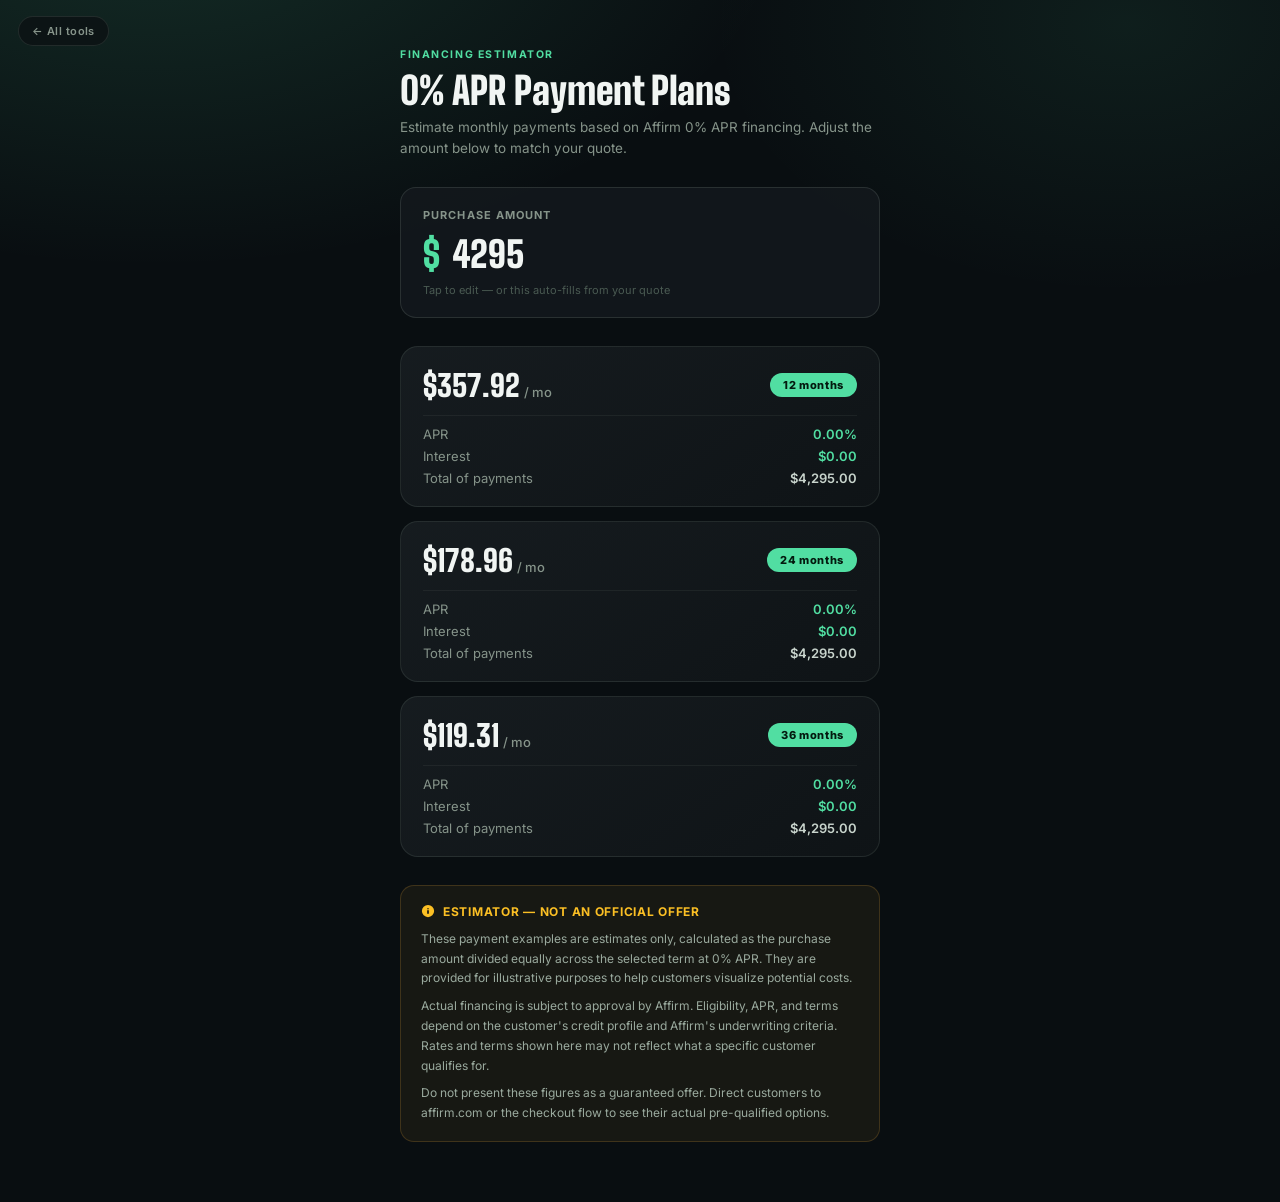
<file: financing.html>
<!DOCTYPE html>
<html lang="en">
<head>
<meta charset="utf-8">
<meta name="viewport" content="width=device-width, initial-scale=1">
<title>Financing Estimator — Tonal</title>
<link rel="preconnect" href="https://fonts.googleapis.com">
<link rel="preconnect" href="https://fonts.gstatic.com" crossorigin>
<link href="https://fonts.googleapis.com/css2?family=Big+Shoulders+Display:wght@700;800;900&family=Inter:wght@400;500;600;700;800&display=swap" rel="stylesheet">
<script data-goatcounter="https://dang.goatcounter.com/count" async src="//gc.zgo.at/count.js"></script>
<style>
*,*::before,*::after{box-sizing:border-box}
html,body{margin:0;padding:0}
body{min-height:100vh;background:radial-gradient(ellipse 90% 55% at 12% -8%,rgba(81,222,162,.15) 0%,transparent 55%),radial-gradient(ellipse 65% 45% at 88% 2%,rgba(81,222,162,.08) 0%,transparent 50%),#090e11;font-family:'Inter',system-ui,sans-serif;color:#dfe3e7;-webkit-font-smoothing:antialiased;display:flex;align-items:flex-start;justify-content:center;padding:28px 20px 60px}
.homelink{position:fixed;top:16px;left:18px;z-index:80;font-size:11px;font-weight:600;letter-spacing:.04em;color:#86948a;background:rgba(12,16,18,.72);border:1px solid rgba(134,148,138,.18);border-radius:999px;padding:7px 13px;text-decoration:none}
.homelink:hover{color:#dfe3e7;border-color:rgba(81,222,162,.4)}
.wrap{width:100%;max-width:480px;margin-top:20px}
.eyebrow{font-size:10.5px;font-weight:700;letter-spacing:.15em;text-transform:uppercase;color:#51dea2;margin-bottom:10px}
h1{font-family:'Big Shoulders Display',sans-serif;font-weight:900;font-size:38px;line-height:1.05;color:#f1f5f3;margin:0 0 6px}
.subtitle{font-size:13.5px;color:#86948a;line-height:1.55;margin:0 0 28px}

/* Amount input */
.amount-box{background:rgba(20,26,30,.8);border:1px solid rgba(134,148,138,.2);border-radius:16px;padding:20px 22px;margin-bottom:28px}
.amount-label{font-size:11px;font-weight:700;letter-spacing:.1em;text-transform:uppercase;color:#86948a;margin-bottom:10px}
.amount-row{display:flex;align-items:center;gap:10px}
.dollar{font-family:'Big Shoulders Display',sans-serif;font-weight:900;font-size:36px;color:#51dea2}
.amount-input{font-family:'Big Shoulders Display',sans-serif;font-weight:900;font-size:36px;color:#f1f5f3;background:transparent;border:none;outline:none;width:100%;min-width:0;caret-color:#51dea2}
.amount-input:focus{color:#51dea2}
/* hide number input arrows */
.amount-input::-webkit-outer-spin-button,.amount-input::-webkit-inner-spin-button{-webkit-appearance:none;margin:0}
.amount-input[type=number]{-moz-appearance:textfield}
.edit-hint{font-size:11px;color:#4a5a52;margin-top:6px}

/* Plan cards */
.plans{display:flex;flex-direction:column;gap:14px;margin-bottom:28px}
.plan{background:linear-gradient(145deg,rgba(23,29,33,.95),rgba(15,20,23,.97));border:1px solid rgba(134,148,138,.16);border-radius:18px;padding:20px 22px;transition:border-color .15s}
.plan:hover{border-color:rgba(81,222,162,.35)}
.plan-top{display:flex;align-items:center;justify-content:space-between;margin-bottom:12px}
.plan-monthly{font-family:'Big Shoulders Display',sans-serif;font-weight:900;font-size:30px;color:#f1f5f3}
.plan-monthly span{font-family:'Inter',sans-serif;font-weight:500;font-size:13px;color:#86948a;margin-left:4px}
.plan-badge{background:#51dea2;color:#041a0f;font-size:11px;font-weight:800;letter-spacing:.06em;border-radius:999px;padding:5px 13px}
.plan-rows{display:flex;flex-direction:column;gap:6px}
.plan-row{display:flex;justify-content:space-between;align-items:center;font-size:13px}
.plan-row-label{color:#86948a}
.plan-row-value{color:#c8d4cc;font-weight:600}
.plan-row-value.zero{color:#51dea2}
.divider{height:1px;background:rgba(134,148,138,.1);margin:10px 0}

/* Disclaimer */
.disclaimer{background:rgba(250,177,60,.06);border:1px solid rgba(250,177,60,.18);border-radius:14px;padding:18px 20px}
.disclaimer-head{display:flex;align-items:center;gap:8px;font-size:12px;font-weight:700;letter-spacing:.06em;text-transform:uppercase;color:#fbbf24;margin-bottom:10px}
.disclaimer p{font-size:12px;color:#9aaa9e;line-height:1.65;margin:0 0 8px}
.disclaimer p:last-child{margin:0}
</style>
</head>
<body>

<a href="index.html" class="homelink">← All tools</a>

<div class="wrap">
  <div class="eyebrow">Financing Estimator</div>
  <h1>0% APR Payment Plans</h1>
  <p class="subtitle">Estimate monthly payments based on Affirm 0% APR financing. Adjust the amount below to match your quote.</p>

  <div class="amount-box">
    <div class="amount-label">Purchase amount</div>
    <div class="amount-row">
      <div class="dollar">$</div>
      <input class="amount-input" id="amountInput" type="number" min="1" max="99999" step="1" value="4295">
    </div>
    <div class="edit-hint">Tap to edit — or this auto-fills from your quote</div>
  </div>

  <div class="plans" id="plans">
    <!-- rendered by JS -->
  </div>

  <div class="disclaimer">
    <div class="disclaimer-head">
      <svg width="14" height="14" viewBox="0 0 16 16" fill="none"><path d="M8 1a7 7 0 100 14A7 7 0 008 1zm0 3.5a.875.875 0 110 1.75A.875.875 0 018 4.5zm1 6.5H7v-4h2v4z" fill="#fbbf24"/></svg>
      Estimator — Not an Official Offer
    </div>
    <p>These payment examples are estimates only, calculated as the purchase amount divided equally across the selected term at 0% APR. They are provided for illustrative purposes to help customers visualize potential costs.</p>
    <p>Actual financing is subject to approval by Affirm. Eligibility, APR, and terms depend on the customer's credit profile and Affirm's underwriting criteria. Rates and terms shown here may not reflect what a specific customer qualifies for.</p>
    <p>Do not present these figures as a guaranteed offer. Direct customers to affirm.com or the checkout flow to see their actual pre-qualified options.</p>
  </div>
</div>

<script>
const TERMS = [12, 24, 36];

function fmt(n) {
  return n.toLocaleString('en-US', { minimumFractionDigits: 2, maximumFractionDigits: 2 });
}

function render(amount) {
  const container = document.getElementById('plans');
  if (!amount || amount <= 0) { container.innerHTML = ''; return; }
  container.innerHTML = TERMS.map((mo, i) => {
    const monthly = amount / mo;
    const isFirst = i === 0;
    return `
    <div class="plan">
      <div class="plan-top">
        <div class="plan-monthly">$${fmt(monthly)}<span>/ mo</span></div>
        <div class="plan-badge">${mo} months</div>
      </div>
      <div class="divider"></div>
      <div class="plan-rows">
        <div class="plan-row">
          <div class="plan-row-label">APR</div>
          <div class="plan-row-value zero">0.00%</div>
        </div>
        <div class="plan-row">
          <div class="plan-row-label">Interest</div>
          <div class="plan-row-value zero">$0.00</div>
        </div>
        <div class="plan-row">
          <div class="plan-row-label">Total of payments</div>
          <div class="plan-row-value">$${fmt(amount)}</div>
        </div>
      </div>
    </div>`;
  }).join('');
}

const input = document.getElementById('amountInput');

// Pre-populate from ?amount= URL param
const params = new URLSearchParams(window.location.search);
const paramAmount = parseFloat(params.get('amount'));
if (paramAmount && paramAmount > 0) {
  input.value = Math.round(paramAmount);
}

render(parseFloat(input.value) || 0);

input.addEventListener('input', () => {
  render(parseFloat(input.value) || 0);
});
</script>
</body>
</html>
</file>
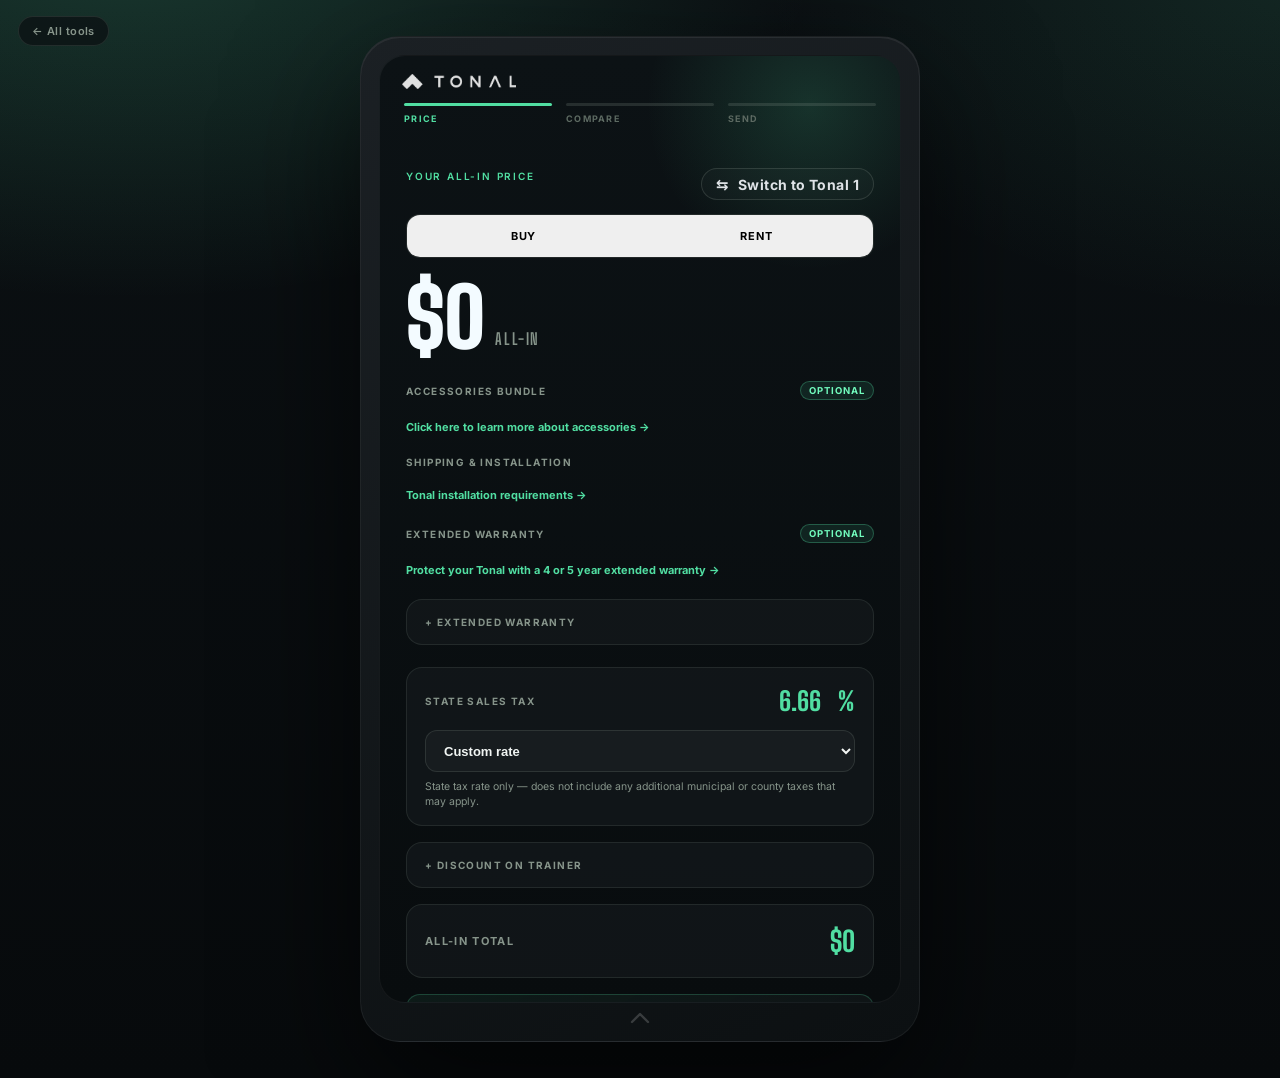
<file: pricing.html>
<!DOCTYPE html>
<html lang="en">
<head>
<meta charset="utf-8">
<meta name="viewport" content="width=device-width, initial-scale=1">
<title>On-Trainer Pricing Calculator</title>
<link rel="preconnect" href="https://fonts.googleapis.com">
<link rel="preconnect" href="https://fonts.gstatic.com" crossorigin>
<link href="https://fonts.googleapis.com/css2?family=Big+Shoulders+Display:wght@500;600;700;800;900&family=Inter:wght@400;500;600;700;800&display=swap" rel="stylesheet">
<link rel="stylesheet" href="styles.css?v=16">
<script data-goatcounter="https://dang.goatcounter.com/count"
        async src="//gc.zgo.at/count.js"></script>
<style>.homelink{position:fixed;top:16px;left:18px;z-index:80;font-size:11px;font-weight:600;letter-spacing:.04em;color:#86948a;background:rgba(12,16,18,.72);border:1px solid rgba(134,148,138,.18);border-radius:999px;padding:7px 13px;text-decoration:none}.homelink:hover{color:#dfe3e7;border-color:rgba(81,222,162,.4)}</style>
</head>
<body>

<a href="index.html" class="homelink">← All tools</a>

<div style="min-height:100vh;width:100%;display:flex;align-items:center;justify-content:center;padding:36px 20px;background:radial-gradient(1200px 640px at 10% -8%, rgba(81, 222, 162, 0.2), transparent 58%) fixed, radial-gradient(1000px 620px at 102% -2%, rgba(81, 222, 162, 0.11), transparent 54%), linear-gradient(rgb(11, 16, 19) 0%, rgb(7, 10, 12) 100%)">

  <!-- ===================== TRAINER DEVICE ===================== -->
  <div style="position:relative;width:560px;max-width:100%;border-radius:40px;padding:18px;background:linear-gradient(155deg,#1b2024 0%,#0c1012 100%);box-shadow:0 50px 130px rgba(0,0,0,.65), inset 0 1px 0 rgba(255,255,255,.07);border:1px solid rgba(255,255,255,.06)">

    <!-- screen -->
    <div style="position:relative;width:100%;height:948px;border-radius:26px;overflow:hidden;background:linear-gradient(180deg,#0c1215 0%,#080c0e 100%);border:1px solid rgba(255,255,255,.05);display:flex;flex-direction:column">

      <!-- screen ambient glow -->
      <div style="position:absolute;top:-120px;right:-80px;width:340px;height:340px;border-radius:50%;background:radial-gradient(circle, rgba(81,222,162,.16), transparent 68%);pointer-events:none;animation:glowPulse 6s ease-in-out infinite"></div>

      <!-- ----- top chrome ----- -->
      <div style="position:relative;display:flex;align-items:center;justify-content:space-between;padding:18px 22px 12px;flex:none">
        <img src="tonal-logo-white.png" alt="Tonal" style="height:15px;width:auto;opacity:.92">
      </div>

      <!-- ----- step rail ----- -->
      <div style="position:relative;display:flex;align-items:center;gap:14px;padding:2px 24px 12px;flex:none">
        <div data-action="goPrice" style="flex:1;display:flex;flex-direction:column;gap:7px;cursor:pointer">
          <div id="stepPriceBar" style="height:3px;border-radius:3px;background:#51dea2"></div>
          <span id="stepPriceColor" style="font-size:9px;font-weight:700;letter-spacing:.14em;color:#51dea2">PRICE</span>
        </div>
        <div data-action="goCompare" style="flex:1;display:flex;flex-direction:column;gap:7px;cursor:pointer">
          <div id="stepCompareBar" style="height:3px;border-radius:3px;background:rgba(134,148,138,.22)"></div>
          <span id="stepCompareColor" style="font-size:9px;font-weight:700;letter-spacing:.14em;color:#5d6a62">COMPARE</span>
        </div>
        <div data-action="goSend" style="flex:1;display:flex;flex-direction:column;gap:7px;cursor:pointer">
          <div id="stepSendBar" style="height:3px;border-radius:3px;background:rgba(134,148,138,.22)"></div>
          <span id="stepSendColor" style="font-size:9px;font-weight:700;letter-spacing:.14em;color:#5d6a62">SEND</span>
        </div>
      </div>

      <!-- ===================== FLOW VIEWPORT ===================== -->
      <div style="position:relative;flex:1;overflow:hidden">
        <div id="track" style="display:flex;width:300%;height:100%;transition:transform .28s ease;transform:translateX(0%)">

          <!-- ===================== PRICE SCREEN ===================== -->
          <section class="noscroll" style="width:33.3333%;height:100%;overflow-y:auto;padding:16px 26px 26px;display:flex;flex-direction:column">

            <!-- eyebrow + trainer switch -->
            <div style="display:flex;align-items:center;justify-content:space-between;gap:8px">
              <span style="font-size:10px;font-weight:600;letter-spacing:.18em;color:#51dea2;text-transform:uppercase">Your all-in price</span>
              <button data-action="switchTrainer" style="margin-top:16px;width:auto;white-space:nowrap;height:32px;padding:0 14px;border-radius:999px;border:1px solid rgba(134,148,138,.24);background:rgba(255,255,255,.02);color:#dfe3e7;font-weight:700;font-size:14px;letter-spacing:.03em;display:flex;align-items:center;justify-content:center;gap:9px">
                <span style="font-size:15px">⇆</span> <span id="switchLabel">Switch to Tonal 1</span>
              </button>
            </div>

            <!-- buy / rent toggle -->
            <div style="display:flex;border-radius:14px;border:1px solid rgba(134,148,138,.2);overflow:hidden;background:rgba(0,0,0,.2);margin-top:14px;flex:none">
              <button data-action="setPurchaseModeBuy" id="buyModeBtn" style="flex:1;height:42px;border:none;font-weight:700;font-size:11px;letter-spacing:.08em;text-transform:uppercase">Buy</button>
              <button data-action="setPurchaseModeRent" id="rentModeBtn" style="flex:1;height:42px;border:none;font-weight:700;font-size:11px;letter-spacing:.08em;text-transform:uppercase">Rent</button>
            </div>

            <!-- ============ BUY FLOW ============ -->
            <div id="buyFlow">

            <!-- hero all-in sticker -->
            <div style="margin-top:26px;display:flex;align-items:flex-end;gap:10px">
              <span id="allInHero" style="font-family:'Big Shoulders Display',sans-serif;font-weight:900;font-size:82px;line-height:.82;letter-spacing:-.01em;color:#f3fbff;height:75px">$0</span>
              <span style="font-family:'Big Shoulders Display',sans-serif;font-weight:700;font-size:16px;line-height:1;color:#86948a;padding-bottom:12px;letter-spacing:.1em;text-transform:uppercase">all-in</span>
            </div>

            <!-- accessory bundle -->
            <div style="margin-top:22px;display:flex;align-items:center;justify-content:space-between">
              <span style="font-size:10px;font-weight:700;letter-spacing:.14em;color:#86948a;text-transform:uppercase">Accessories bundle</span>
              <span style="font-size:9.5px;font-weight:700;letter-spacing:.1em;color:#71fbbd;text-transform:uppercase;padding:3px 8px;border-radius:999px;background:rgba(81,222,162,.1);border:1px solid rgba(81,222,162,.3)">Optional</span>
            </div>
            <div id="bundleList" style="margin-top:11px;display:flex;flex-direction:column;gap:10px"></div>
            <button data-action="openInfoPage" data-value="accessories" style="all:unset;cursor:pointer;display:block;margin-top:9px;font-size:11px;font-weight:700;color:#51dea2">Click here to learn more about accessories →</button>

            <!-- shipping & installation (rep) -->
            <span style="display:block;margin-top:22px;font-size:10px;font-weight:700;letter-spacing:.14em;color:#86948a;text-transform:uppercase">Shipping &amp; installation</span>
            <div id="shippingList" style="margin-top:11px;display:flex;gap:10px"></div>
            <button data-action="openInfoPage" data-value="installation" style="all:unset;cursor:pointer;display:block;margin-top:9px;font-size:11px;font-weight:700;color:#51dea2">Tonal installation requirements →</button>

            <!-- extended warranty, Tonal 2: always shown -->
            <div id="warrantySectionAlways">
              <div style="margin-top:22px;display:flex;align-items:center;justify-content:space-between">
                <span style="font-size:10px;font-weight:700;letter-spacing:.14em;color:#86948a;text-transform:uppercase">Extended warranty</span>
                <span style="font-size:9.5px;font-weight:700;letter-spacing:.1em;color:#71fbbd;text-transform:uppercase;padding:3px 8px;border-radius:999px;background:rgba(81,222,162,.1);border:1px solid rgba(81,222,162,.3)">Optional</span>
              </div>
              <div id="warrantyListAlways" style="margin-top:11px;display:flex;flex-direction:column;gap:10px"></div>
              <button data-action="openInfoPage" data-value="warranty" style="all:unset;cursor:pointer;display:block;margin-top:9px;font-size:11px;font-weight:700;color:#51dea2">Protect your Tonal with a 4 or 5 year extended warranty →</button>
            </div>

            <!-- extended warranty, Tonal 1: collapsible -->
            <div id="warrantySectionToggle" style="margin-top:22px;padding:16px 18px;border-radius:16px;background:rgba(23,28,31,.6);border:1px solid rgba(134,148,138,.16)">
              <button data-action="toggleWarrantyOpen" style="all:unset;cursor:pointer;display:flex;align-items:center;justify-content:space-between;width:100%">
                <span style="font-size:10px;font-weight:700;letter-spacing:.14em;color:#86948a;text-transform:uppercase"><span id="warrantyToggleIcon">+</span> Extended warranty</span>
                <span id="warrantyCollapsedValue" style="font-family:'Big Shoulders Display',sans-serif;font-weight:700;font-size:15px;color:#51dea2"></span>
              </button>
              <div id="warrantyControls" style="display:none;margin-top:11px">
                <div id="warrantyListToggle" style="display:flex;flex-direction:column;gap:10px"></div>
                <button data-action="openInfoPage" data-value="warranty" style="all:unset;cursor:pointer;display:block;margin-top:9px;font-size:11px;font-weight:700;color:#51dea2">Protect your Tonal with a 4 or 5 year extended warranty →</button>
              </div>
            </div>

            <!-- sales tax (rep) -->
            <div style="margin-top:22px;padding:16px 18px;border-radius:16px;background:rgba(23,28,31,.6);border:1px solid rgba(134,148,138,.16)">
              <div style="display:flex;align-items:center;justify-content:space-between">
                <span style="font-size:10px;font-weight:700;letter-spacing:.14em;color:#86948a;text-transform:uppercase">State sales tax</span>
                <span style="display:flex;align-items:baseline">
                  <input id="taxPctInput" type="number" inputmode="decimal" step="0.25" min="0" value="6.66" style="font-family:'Big Shoulders Display',sans-serif;font-weight:800;font-size:26px;color:#51dea2;line-height:1;background:transparent;border:none;outline:none;text-align:right;width:64px">
                  <span style="font-family:'Big Shoulders Display',sans-serif;font-weight:800;font-size:26px;color:#51dea2;line-height:1">%</span>
                </span>
              </div>
              <select id="taxStateSelect" style="width:100%;height:42px;margin-top:12px;padding:0 14px;border-radius:12px;background:rgba(255,255,255,.03);border:1px solid rgba(134,148,138,.2);color:#f1f5f3;font-size:13px;font-weight:600"></select>
              <span style="display:block;margin-top:8px;font-size:10.5px;color:#86948a;line-height:1.4">State tax rate only — does not include any additional municipal or county taxes that may apply.</span>
            </div>

            <!-- discount on trainer (collapsible, Tonal 2 only) -->
            <div id="discountBlock" style="margin-top:16px;padding:16px 18px;border-radius:16px;background:rgba(23,28,31,.6);border:1px solid rgba(134,148,138,.16)">
              <button data-action="toggleDiscountOpen" style="all:unset;cursor:pointer;display:flex;align-items:center;justify-content:space-between;width:100%">
                <span style="font-size:10px;font-weight:700;letter-spacing:.14em;color:#86948a;text-transform:uppercase"><span id="discountToggleIcon">+</span> Discount on trainer</span>
                <span id="discountCollapsedValue" style="font-family:'Big Shoulders Display',sans-serif;font-weight:700;font-size:15px;color:#51dea2"></span>
              </button>
              <div id="discountControls" style="display:none">
                <div style="display:flex;align-items:center;justify-content:flex-end;margin-top:14px">
                  <div style="display:flex;align-items:center;gap:10px">
                    <div style="display:flex;border-radius:8px;border:1px solid rgba(134,148,138,.3);overflow:hidden">
                      <button data-action="setDiscountModePct" id="discModePctBtn" style="width:26px;height:22px;border:none;font-size:11px;font-weight:700;cursor:pointer">%</button>
                      <button data-action="setDiscountModeDollar" id="discModeDollarBtn" style="width:26px;height:22px;border:none;font-size:11px;font-weight:700;cursor:pointer">$</button>
                    </div>
                    <span style="display:flex;align-items:baseline">
                      <span id="discountDollarPrefix" style="font-family:'Big Shoulders Display',sans-serif;font-weight:800;font-size:26px;color:#51dea2;line-height:1;display:none">$</span>
                      <input id="discountValueInput" type="number" inputmode="decimal" step="1" min="0" value="0" style="font-family:'Big Shoulders Display',sans-serif;font-weight:800;font-size:26px;color:#51dea2;line-height:1;background:transparent;border:none;outline:none;text-align:right;width:64px">
                      <span id="discountPctSuffix" style="font-family:'Big Shoulders Display',sans-serif;font-weight:800;font-size:26px;color:#51dea2;line-height:1">%</span>
                    </span>
                  </div>
                </div>
                <input id="discountRange" type="range" min="0" max="30" step="1" value="0" style="width:100%;margin-top:14px;height:6px">
                <div style="display:flex;align-items:center;justify-content:space-between;margin-top:8px">
                  <span id="discountMinLabel" style="font-size:10px;color:#5d6a62">0%</span>
                  <span id="discountMaxLabel" style="font-size:10px;color:#5d6a62">30%</span>
                </div>
              </div>
            </div>

            <!-- summary -->
            <div style="margin-top:16px;padding:4px 18px;border-radius:16px;background:rgba(23,28,31,.6);border:1px solid rgba(134,148,138,.16)">
              <div id="summaryListPrice"></div>
              <div style="display:flex;align-items:center;justify-content:space-between;padding:15px 0">
                <span style="font-size:11px;font-weight:700;letter-spacing:.12em;color:#86948a;text-transform:uppercase">All-in total</span>
                <span id="allInTotalPrice" style="font-family:'Big Shoulders Display',sans-serif;font-weight:800;font-size:28px;color:#51dea2">$0</span>
              </div>
            </div>

            <!-- tonal 1 vs 2 comparison -->
            <div id="tonal1Compare" style="margin-top:16px;padding:16px 18px;border-radius:16px;background:rgba(23,28,31,.6);border:1px solid rgba(134,148,138,.16);display:none">
              <span style="display:block;font-size:10px;font-weight:700;letter-spacing:.14em;color:#86948a;text-transform:uppercase">Tonal 1 · what you get</span>
              <p style="margin:8px 0 0;font-size:11.5px;color:#bbcabf;line-height:1.5">Up to <span style="color:#f1f5f3;font-weight:600">200 lb</span> digital resistance in 1 lb increments · 24″ HD display · thousands of strength, cardio &amp; yoga workouts with real-time form feedback.</p>
              <div style="margin-top:14px;padding-top:14px;border-top:1px solid rgba(134,148,138,.14)">
                <span style="display:block;font-size:10px;font-weight:700;letter-spacing:.14em;color:#51dea2;text-transform:uppercase">Step up to Tonal 2</span>
                <div style="margin-top:11px;display:flex;flex-direction:column;gap:10px">
                  <div style="display:flex;gap:10px;align-items:flex-start">
                    <span style="width:6px;height:6px;border-radius:50%;background:#51dea2;flex:none;margin-top:5px;box-shadow:0 0 8px #51dea2"></span>
                    <span style="font-size:11.5px;color:#bbcabf;line-height:1.45"><span style="color:#f1f5f3;font-weight:600">Up to 250 lb</span> resistance: 50 lb more headroom for heavy lifts, plus more precise adaptive weight.</span>
                  </div>
                  <div style="display:flex;gap:10px;align-items:flex-start">
                    <span style="width:6px;height:6px;border-radius:50%;background:#51dea2;flex:none;margin-top:5px;box-shadow:0 0 8px #51dea2"></span>
                    <span style="font-size:11.5px;color:#bbcabf;line-height:1.45"><span style="color:#f1f5f3;font-weight:600">Built-in Smart View</span>: the on-Tonal camera gives live form feedback.</span>
                  </div>
                  <div style="display:flex;gap:10px;align-items:flex-start">
                    <span style="width:6px;height:6px;border-radius:50%;background:#51dea2;flex:none;margin-top:5px;box-shadow:0 0 8px #51dea2"></span>
                    <span style="font-size:11.5px;color:#bbcabf;line-height:1.45"><span style="color:#f1f5f3;font-weight:600">Aero HIIT</span>: cardio + strength in one session, Tonal 2 only.</span>
                  </div>
                  <div style="display:flex;gap:10px;align-items:flex-start">
                    <span style="width:6px;height:6px;border-radius:50%;background:#51dea2;flex:none;margin-top:5px;box-shadow:0 0 8px #51dea2"></span>
                    <span style="font-size:11.5px;color:#bbcabf;line-height:1.45"><span style="color:#f1f5f3;font-weight:600">Smart Drop Sets</span>: auto-reduces weight as you fatigue to push past plateaus.</span>
                  </div>
                </div>
              </div>
            </div>

            <!-- financing link -->
            <a id="financingLink" href="financing.html?amount=4295" target="_blank" style="margin-top:16px;display:flex;align-items:center;justify-content:space-between;gap:10px;padding:13px 16px;border-radius:14px;background:linear-gradient(150deg,rgba(81,222,162,.07),rgba(23,28,31,.5));border:1px solid rgba(81,222,162,.22);text-decoration:none;transition:border-color .15s,background .15s">
              <span style="display:flex;align-items:center;gap:10px">
                <span style="width:7px;height:7px;border-radius:50%;background:#51dea2;flex:none;box-shadow:0 0 8px #51dea2"></span>
                <span style="font-size:12px;color:#bbcabf;line-height:1.45">Prefer to pay monthly? <span style="color:#f1f5f3;font-weight:600">View 0% APR financing options</span></span>
              </span>
              <span style="font-size:12px;color:#51dea2;font-weight:700;white-space:nowrap">Estimate →</span>
            </a>
            <button data-action="goCompare" style="margin-top:16px;width:467px;max-width:100%;border-radius:999px;border:none;background:#51dea2;color:#051512;font-weight:700;letter-spacing:.03em;display:flex;align-items:center;justify-content:center;gap:10px;flex-grow:0;flex-shrink:0;font-size:18px;align-self:center;height:50px;position:static">Compare Cost <span style="font-size:17px">→</span></button>

            </div>
            <!-- ============ END BUY FLOW ============ -->

            <!-- ============ RENT FLOW ============ -->
            <div id="rentFlow" style="display:none;flex-direction:column">
              <div style="margin-top:26px;padding:22px 20px;border-radius:18px;background:rgba(23,28,31,.6);border:1px solid rgba(134,148,138,.16)">
                <span style="font-size:10px;font-weight:700;letter-spacing:.14em;color:#86948a;text-transform:uppercase">Rent <span id="rentTrainerName">Tonal 2</span></span>
                <div style="margin-top:12px;display:flex;align-items:baseline;gap:8px">
                  <span id="rentPromoPrice" style="font-family:'Big Shoulders Display',sans-serif;font-weight:900;font-size:56px;line-height:1;color:#51dea2">$219</span>
                  <span style="font-size:13px;color:#86948a;line-height:1.3">/mo for the<br>first 3 months</span>
                </div>
                <p style="margin:14px 0 0;font-size:12.5px;color:#bbcabf;line-height:1.5">Regular monthly rate: <span id="rentRegularPrice" style="color:#dfe3e7;font-weight:600">$279</span>/mo. Save <span id="rentSavingsMo" style="color:#51dea2;font-weight:700">$60</span>/month, <span id="rentSavingsTotal" style="color:#51dea2;font-weight:700">$180</span> total.</p>
                <p style="margin:12px 0 0;font-size:11.5px;color:#71fbbd;font-weight:700;letter-spacing:.02em">Includes membership subscription</p>
              </div>

              <!-- why rent -->
              <div style="margin-top:16px;padding:16px 18px;border-radius:16px;background:rgba(23,28,31,.6);border:1px solid rgba(134,148,138,.16)">
                <span style="display:block;font-size:10px;font-weight:700;letter-spacing:.14em;color:#51dea2;text-transform:uppercase">Why rent</span>
                <div style="margin-top:12px;display:flex;flex-direction:column;gap:10px">
                  <div style="display:flex;gap:10px;align-items:flex-start">
                    <span style="width:6px;height:6px;border-radius:50%;background:#51dea2;flex:none;margin-top:5px;box-shadow:0 0 8px #51dea2"></span>
                    <span style="font-size:11.5px;color:#bbcabf;line-height:1.45"><span style="color:#f1f5f3;font-weight:600">No long-term commitment</span>: cancel anytime.</span>
                  </div>
                  <div style="display:flex;gap:10px;align-items:flex-start">
                    <span style="width:6px;height:6px;border-radius:50%;background:#51dea2;flex:none;margin-top:5px;box-shadow:0 0 8px #51dea2"></span>
                    <span style="font-size:11.5px;color:#bbcabf;line-height:1.45"><span style="color:#f1f5f3;font-weight:600">No cancellation or shipping fees</span> to return the trainer.</span>
                  </div>
                  <div style="display:flex;gap:10px;align-items:flex-start">
                    <span style="width:6px;height:6px;border-radius:50%;background:#51dea2;flex:none;margin-top:5px;box-shadow:0 0 8px #51dea2"></span>
                    <span style="font-size:11.5px;color:#bbcabf;line-height:1.45"><span style="color:#f1f5f3;font-weight:600">Membership included</span>: ready to train from day one.</span>
                  </div>
                </div>
              </div>

              <!-- tonal image -->
              <img src="tonal-space.png" alt="Tonal wall-mounted footprint" style="margin-top:16px;width:100%;border-radius:14px;border:1px solid rgba(134,148,138,.2);display:block">
              <span style="display:block;margin-top:8px;font-size:10.5px;color:#5d6a62;line-height:1.4">Wall-mounted footprint, about 7 ft × 7 ft of clear training space.</span>

              <p style="margin:16px 0 0;font-size:10px;color:#5d6a62;line-height:1.5">Available to new Tonal rental subscribers only. Limit one promotional offer per customer.</p>

              <button data-action="goCompare" style="margin-top:16px;width:467px;max-width:100%;border-radius:999px;border:none;background:#51dea2;color:#051512;font-weight:700;letter-spacing:.03em;display:flex;align-items:center;justify-content:center;gap:10px;flex-grow:0;flex-shrink:0;font-size:18px;align-self:center;height:50px;position:static">Compare Cost <span style="font-size:17px">→</span></button>
            </div>
            <!-- ============ END RENT FLOW ============ -->

          </section>

          <!-- ===================== COMPARE SCREEN ===================== -->
          <section class="noscroll" style="width:33.3333%;height:100%;overflow-y:auto;padding:16px 24px 24px;display:flex;flex-direction:column">

            <!-- ============ COMPARE: BUY VIEW ============ -->
            <div id="compareBuyView" style="display:flex;flex-direction:column;flex:1">

            <!-- tab toggle -->
            <div style="display:flex;border-radius:14px;border:1px solid rgba(134,148,138,.2);overflow:hidden;background:rgba(0,0,0,.2);flex:none">
              <button data-action="setMembershipTab" id="memTabBtn" style="flex:1;height:46px;border:none;background:#51dea2;color:#051512;font-weight:700;font-size:11px;letter-spacing:.08em;text-transform:uppercase">Membership</button>
              <button data-action="setHomeGymTab" id="hgTabBtn" style="flex:1;height:46px;border:none;background:transparent;color:#86948a;font-weight:700;font-size:11px;letter-spacing:.08em;text-transform:uppercase">Home Gym</button>
            </div>

            <!-- TAB: MEMBERSHIP -->
            <div id="membershipTab" style="display:flex;flex-direction:column;flex:1">
              <span style="font-size:10px;font-weight:600;letter-spacing:.18em;color:#51dea2;text-transform:uppercase;display:block;margin-top:16px">Monthly membership · whole household</span>
              <h2 style="font-family:'Big Shoulders Display',sans-serif;font-weight:800;font-size:27px;line-height:1.04;color:#f1f5f3;margin:8px 0 0">One flat price.<br>Everyone trains.</h2>
              <p style="font-size:11.5px;color:#86948a;margin:7px 0 0;line-height:1.45"><span id="membershipLabel">$59.95</span>/mo covers the whole household. The trainer is purchased separately.</p>

              <!-- household toggle -->
              <div style="margin-top:16px;padding:12px 14px;border-radius:16px;background:rgba(23,28,31,.6);border:1px solid rgba(134,148,138,.16)">
                <div style="display:flex;align-items:center;justify-content:space-between">
                  <span style="font-size:10px;font-weight:700;letter-spacing:.14em;color:#86948a;text-transform:uppercase">Who works out</span>
                </div>
                <div id="householdList" style="margin-top:10px;display:flex;gap:6px"></div>
              </div>

              <!-- bars -->
              <div id="compareColumns" style="margin-top:18px;flex:1;display:flex;gap:10px;align-items:flex-end;min-height:210px"></div>

              <!-- callout -->
              <div id="memSavesCallout" style="margin-top:14px;padding:13px 15px;border-radius:16px;display:flex;align-items:center;gap:12px">
                <span id="memSavesLabel" style="font-family:'Big Shoulders Display',sans-serif;font-weight:800;font-size:26px;line-height:1;white-space:nowrap">$0</span>
                <span id="memSavesCopy" style="font-size:12px;color:#bbcabf;line-height:1.4"></span>
              </div>

              <!-- what membership includes -->
              <div style="margin-top:12px">
                <span style="display:block;font-size:9.5px;font-weight:700;letter-spacing:.14em;color:#86948a;text-transform:uppercase">Every membership includes</span>
                <div style="margin-top:9px;display:flex;flex-wrap:wrap;gap:7px">
                  <span style="padding:6px 11px;border-radius:999px;border:1px solid rgba(81,222,162,.3);background:rgba(81,222,162,.07);color:#71fbbd;font-size:10.5px;font-weight:600">Custom programs</span>
                  <span style="padding:6px 11px;border-radius:999px;border:1px solid rgba(81,222,162,.3);background:rgba(81,222,162,.07);color:#71fbbd;font-size:10.5px;font-weight:600">Weight calibration</span>
                  <span style="padding:6px 11px;border-radius:999px;border:1px solid rgba(81,222,162,.3);background:rgba(81,222,162,.07);color:#71fbbd;font-size:10.5px;font-weight:600">Spotter Mode</span>
                  <span style="padding:6px 11px;border-radius:999px;border:1px solid rgba(81,222,162,.3);background:rgba(81,222,162,.07);color:#71fbbd;font-size:10.5px;font-weight:600">AI coaching tools</span>
                </div>
              </div>

              <button data-action="openInfoPage" data-value="membership" style="all:unset;cursor:pointer;display:block;margin-top:14px;font-size:11px;font-weight:700;color:#51dea2">Learn more about membership →</button>
            </div>

            <!-- TAB: HOME GYM -->
            <div id="homeGymTab" style="display:none;flex-direction:column;flex:1">
              <span style="font-size:10px;font-weight:600;letter-spacing:.18em;color:#51dea2;text-transform:uppercase;display:block;margin-top:16px">One-time purchase · sticker price</span>
              <h2 style="font-family:'Big Shoulders Display',sans-serif;font-weight:800;font-size:27px;line-height:1.04;color:#f1f5f3;margin:8px 0 0">The math on<br>the sticker.</h2>
              <p style="font-size:11.5px;color:#86948a;margin:7px 0 0;line-height:1.45">Tonal all-in vs a comparable cable tower + rack + dumbbell setup.</p>

              <div id="homeGymBars" style="margin-top:18px;flex:1;display:flex;gap:16px;align-items:flex-end;min-height:250px"></div>

              <div style="margin-top:16px;padding:14px 16px;border-radius:16px;background:linear-gradient(150deg,rgba(81,222,162,.12),rgba(23,28,31,.4));border:1px solid rgba(81,222,162,.26)">
                <span style="display:block;font-family:'Big Shoulders Display',sans-serif;font-weight:800;font-size:20px;color:#51dea2;line-height:1">All-in-one. No hassle.</span>
                <span style="display:block;font-size:12px;color:#bbcabf;line-height:1.45;margin-top:6px">One machine does the work of a full rack, cables, dumbbells &amp; bench. Nothing to assemble, no clutter, and it's genuinely easy to use.</span>
              </div>

              <div style="margin-top:10px;padding:12px 14px;border-radius:14px;background:rgba(23,28,31,.6);border:1px solid rgba(134,148,138,.16);display:flex;align-items:flex-start;gap:10px">
                <span style="width:7px;height:7px;border-radius:50%;background:#51dea2;flex:none;margin-top:4px;box-shadow:0 0 8px #51dea2"></span>
                <span style="font-size:11.5px;color:#bbcabf;line-height:1.5">Get the expertise of a personal trainer and a full gym in your home for a fraction of the price!</span>
              </div>
            </div>

            </div>
            <!-- ============ END COMPARE: BUY VIEW ============ -->

            <!-- ============ COMPARE: RENT VIEW ============ -->
            <div id="compareRentView" style="display:none;flex-direction:column;flex:1">
              <span style="font-size:10px;font-weight:600;letter-spacing:.18em;color:#51dea2;text-transform:uppercase;display:block;margin-top:16px">Monthly rent · vs personal training</span>
              <h2 style="font-family:'Big Shoulders Display',sans-serif;font-weight:800;font-size:27px;line-height:1.04;color:#f1f5f3;margin:8px 0 0">Train for less<br>than a trainer.</h2>
              <p style="font-size:11.5px;color:#86948a;margin:7px 0 0;line-height:1.45">Renting <span id="rentCompareTrainerName">Tonal 2</span> at <span id="rentCompareMoLabel">$219</span>/mo (first 3 months) includes your membership, with no separate trainer fees.</p>

              <div id="rentCompareColumns" style="margin-top:22px;flex:1;display:flex;gap:10px;align-items:flex-end;min-height:210px"></div>

              <div id="rentSavesCallout" style="margin-top:14px;padding:13px 15px;border-radius:16px;display:flex;align-items:center;gap:12px">
                <span id="rentSavesLabel" style="font-family:'Big Shoulders Display',sans-serif;font-weight:800;font-size:26px;line-height:1;white-space:nowrap">$0</span>
                <span id="rentSavesCopy" style="font-size:12px;color:#bbcabf;line-height:1.4"></span>
              </div>
            </div>
            <!-- ============ END COMPARE: RENT VIEW ============ -->

            <!-- nav -->
            <div style="display:flex;gap:12px;margin-top:16px;flex:none">
              <button data-action="goPrice" style="flex:none;width:52px;height:56px;border-radius:999px;border:1px solid rgba(134,148,138,.24);background:transparent;color:#bbcabf;font-size:20px">←</button>
              <button data-action="goSend" style="flex:1;height:56px;border-radius:999px;border:none;background:#51dea2;color:#051512;font-weight:700;font-size:14px;letter-spacing:.03em;display:flex;align-items:center;justify-content:center;gap:9px">Email me this quote <span style="font-size:16px">→</span></button>
            </div>

          </section>

          <!-- ===================== SEND SCREEN ===================== -->
          <section class="noscroll" style="width:33.3333%;height:100%;overflow-y:auto;padding:20px 26px 24px;display:flex;flex-direction:column">

            <!-- NOT SENT -->
            <div id="notSentPanel" style="display:flex;flex-direction:column;height:100%">
              <span style="font-size:10px;font-weight:600;letter-spacing:.18em;color:#51dea2;text-transform:uppercase">Take it home</span>
              <h2 style="font-family:'Big Shoulders Display',sans-serif;font-weight:800;font-size:30px;line-height:1.03;color:#f1f5f3;margin:9px 0 0">Want your quote<br><span id="contactMethodHeadline">emailed</span>?</h2>
              <p style="font-size:12.5px;color:#86948a;line-height:1.5;margin:9px 0 0">Your full quote: model, what's included, and pricing, <span id="contactMethodCopy">straight to your inbox</span>.</p>

              <!-- contact method toggle -->
              <div style="display:flex;border-radius:14px;border:1px solid rgba(134,148,138,.2);overflow:hidden;background:rgba(0,0,0,.2);margin-top:14px;flex:none">
                <button data-action="setContactMethodEmail" id="contactMethodEmailBtn" style="flex:1;height:40px;border:none;font-weight:700;font-size:11px;letter-spacing:.08em;text-transform:uppercase">Email</button>
                <button data-action="setContactMethodText" id="contactMethodTextBtn" style="flex:1;height:40px;border:none;font-weight:700;font-size:11px;letter-spacing:.08em;text-transform:uppercase">Text</button>
              </div>

              <!-- tonal image -->
              <img src="tonal-space.png" alt="Tonal wall-mounted footprint" style="margin-top:16px;width:100%;border-radius:14px;border:1px solid rgba(134,148,138,.2);display:block">
              <span style="display:block;margin-top:8px;font-size:10.5px;color:#5d6a62;line-height:1.4">Wall-mounted footprint, about 7 ft × 7 ft of clear training space.</span>

              <!-- recap -->
              <div style="margin-top:16px;padding:4px 18px;border-radius:16px;background:rgba(23,28,31,.7);border:1px solid rgba(134,148,138,.16)">
                <div style="display:flex;align-items:center;justify-content:space-between;padding:13px 0;border-bottom:1px solid rgba(134,148,138,.14)">
                  <span style="font-size:11px;font-weight:700;letter-spacing:.12em;color:#86948a;text-transform:uppercase">Your <span id="recapTrainerName">Tonal 2</span> quote</span>
                  <span id="recapAllIn" style="font-family:'Big Shoulders Display',sans-serif;font-weight:800;font-size:22px;color:#51dea2">$0</span>
                </div>
                <div id="summaryListSend"></div>
              </div>

              <!-- store -->
              <div style="margin-top:16px">
                <span style="display:block;font-size:10px;font-weight:700;letter-spacing:.14em;color:#86948a;text-transform:uppercase;margin-bottom:8px">Store</span>
                <select id="storeSelect" style="width:100%;height:48px;padding:0 18px;border-radius:999px;background:rgba(255,255,255,.03);border:1px solid rgba(134,148,138,.2);color:#f1f5f3;font-size:14px;font-weight:600">
                  <option value="">Select store</option>
                  <option value="Bellevue">Bellevue</option>
                  <option value="Short Hills">Short Hills</option>
                  <option value="Old Orchard">Old Orchard</option>
                  <option value="Century City">Century City</option>
                  <option value="North Park">North Park</option>
                  <option value="Perimeter (Atlanta)">Perimeter (Atlanta)</option>
                </select>
              </div>

              <!-- contact input -->
              <div id="emailWrap" style="margin-top:18px;display:flex;align-items:center;gap:10px;padding:6px 6px 6px 18px;border-radius:999px;background:rgba(255,255,255,.03);border:1px solid rgba(134,148,138,.2)">
                <input id="emailInput" placeholder="name@email.com" inputmode="email" style="flex:1;min-width:0;background:transparent;border:none;color:#f1f5f3;font-size:15px">
                <button id="sendBtn" data-action="sendQuote" disabled style="flex:none;height:48px;padding:0 24px;border-radius:999px;border:none;background:#2b3a33;color:#051512;font-weight:700;font-size:14px;letter-spacing:.03em;opacity:.5">Send</button>
              </div>

              <button data-action="goCompare" style="margin-top:auto;align-self:flex-start;padding:12px 0;background:transparent;border:none;color:#86948a;font-size:12.5px;font-weight:600;letter-spacing:.04em">← Back to comparison</button>
            </div>

            <!-- SENT -->
            <div id="sentPanel" style="display:none;flex-direction:column;align-items:center;justify-content:center;height:100%;text-align:center">
              <div style="width:84px;height:84px;border-radius:50%;background:linear-gradient(150deg,rgba(81,222,162,.22),rgba(81,222,162,.06));border:1px solid rgba(81,222,162,.4);display:flex;align-items:center;justify-content:center;box-shadow:0 0 40px rgba(81,222,162,.25)">
                <span style="font-size:40px;color:#51dea2;line-height:1">✓</span>
              </div>
              <h2 style="font-family:'Big Shoulders Display',sans-serif;font-weight:800;font-size:32px;color:#f1f5f3;margin:22px 0 0">Quote sent.</h2>
              <p style="font-size:14px;color:#bbcabf;line-height:1.55;margin:12px 0 0;max-width:32ch">Your <span id="sentTrainerName">Tonal 2</span> quote is on its way to <span id="sentEmail" style="color:#dfe3e7;font-weight:600"></span>.</p>
              <button data-action="restart" style="margin-top:28px;height:52px;padding:0 30px;border-radius:999px;border:1px solid rgba(134,148,138,.24);background:transparent;color:#bbcabf;font-weight:600;font-size:14px;letter-spacing:.04em">Start a new quote</button>
            </div>

          </section>

        </div>

        <!-- ===================== INFO PAGE: ACCESSORIES ===================== -->
        <div id="accessoriesPage" style="display:none;position:absolute;inset:0;background:linear-gradient(180deg,#0c1215 0%,#080c0e 100%);overflow-y:auto;padding:20px 26px 26px">
          <button data-action="closeInfoPage" style="display:flex;align-items:center;gap:8px;background:transparent;border:none;color:#86948a;font-size:12.5px;font-weight:600;letter-spacing:.04em;padding:0;cursor:pointer">← Back</button>
          <span style="display:block;margin-top:16px;font-size:10px;font-weight:600;letter-spacing:.18em;color:#51dea2;text-transform:uppercase">Optional add-on</span>
          <h2 style="font-family:'Big Shoulders Display',sans-serif;font-weight:800;font-size:28px;line-height:1.05;color:#f1f5f3;margin:8px 0 0">Smart Accessories</h2>
          <p style="font-size:12.5px;color:#86948a;line-height:1.5;margin:9px 0 0">The Smart Accessories Bundle is required to unlock the best Tonal experience. Tap a bundle below to see everything it includes.</p>

          <!-- ultimate recommendation highlight -->
          <div style="margin-top:16px;padding:14px 16px;border-radius:16px;background:linear-gradient(150deg,rgba(81,222,162,.14),rgba(23,28,31,.4));border:1px solid rgba(81,222,162,.34);display:flex;align-items:flex-start;gap:10px">
            <span style="flex:none;font-size:9px;font-weight:800;letter-spacing:.08em;text-transform:uppercase;color:#051512;background:#51dea2;padding:4px 8px;border-radius:999px;margin-top:1px">Best value</span>
            <span style="font-size:12px;color:#bbcabf;line-height:1.5">We recommend <span style="color:#f1f5f3;font-weight:700">Ultimate</span>: for just $100 more it adds Pilates loops and ankle straps, unlocking 320+ exercises and the deepest savings (27% off).</span>
          </div>

          <!-- ESSENTIAL dropdown -->
          <details class="acc" style="margin-top:16px;padding:16px 18px;border-radius:16px;background:rgba(23,28,31,.6);border:1px solid rgba(134,148,138,.16)">
            <summary style="display:flex;align-items:center;justify-content:space-between;gap:10px">
              <span>
                <span style="font-size:14px;font-weight:700;color:#f1f5f3">Essential Accessories</span>
                <span style="display:block;font-size:10.5px;color:#86948a;margin-top:2px">7 accessories · 285+ movements · 25% bundle savings</span>
              </span>
              <span style="display:flex;align-items:center;gap:10px;flex:none">
                <span style="font-family:'Big Shoulders Display',sans-serif;font-weight:800;font-size:20px;color:#51dea2">$495</span>
                <span class="chev" style="color:#86948a;font-size:11px">▼</span>
              </span>
            </summary>
            <div style="margin-top:14px;padding-top:14px;border-top:1px solid rgba(134,148,138,.14);display:flex;flex-direction:column;gap:10px">
              <div style="display:flex;gap:10px;align-items:flex-start"><span style="width:6px;height:6px;border-radius:50%;background:#51dea2;flex:none;margin-top:5px;box-shadow:0 0 8px #51dea2"></span><span style="font-size:12px;color:#bbcabf;line-height:1.5">Required to unlock <span style="color:#f1f5f3;font-weight:600">285+ movements</span> across upper body, lower body, and core.</span></div>
              <div style="display:flex;gap:10px;align-items:flex-start"><span style="width:6px;height:6px;border-radius:50%;background:#51dea2;flex:none;margin-top:5px;box-shadow:0 0 8px #51dea2"></span><span style="font-size:12px;color:#bbcabf;line-height:1.5">Includes <span style="color:#f1f5f3;font-weight:600">7 accessories</span>.</span></div>
              <div style="display:flex;gap:10px;align-items:flex-start"><span style="width:6px;height:6px;border-radius:50%;background:#51dea2;flex:none;margin-top:5px;box-shadow:0 0 8px #51dea2"></span><span style="font-size:12px;color:#bbcabf;line-height:1.5"><span style="color:#f1f5f3;font-weight:600">25% savings</span> when you buy as a bundle.</span></div>
            </div>
            <div style="margin-top:12px;display:flex;flex-direction:column;gap:10px">
              <div style="display:flex;gap:10px;align-items:flex-start"><span style="width:6px;height:6px;border-radius:50%;background:#5d6a62;flex:none;margin-top:5px"></span><span style="font-size:12px;color:#bbcabf;line-height:1.5"><span style="color:#f1f5f3;font-weight:600">Smart Handles</span>: turn the adaptive weight on and off with the simple press of a button, and unlock a range of single-arm and two-arm moves.</span></div>
              <div style="display:flex;gap:10px;align-items:flex-start"><span style="width:6px;height:6px;border-radius:50%;background:#5d6a62;flex:none;margin-top:5px"></span><span style="font-size:12px;color:#bbcabf;line-height:1.5"><span style="color:#f1f5f3;font-weight:600">Smart Bar</span>: turn the adaptive weight on and off with the simple press of a button, and unlock a range of bar-based moves like bench press and deadlifts.</span></div>
              <div style="display:flex;gap:10px;align-items:flex-start"><span style="width:6px;height:6px;border-radius:50%;background:#5d6a62;flex:none;margin-top:5px"></span><span style="font-size:12px;color:#bbcabf;line-height:1.5"><span style="color:#f1f5f3;font-weight:600">Bar Control Module</span>: connects to Tonal over Bluetooth. Attach to the Smart Bar to turn weight on/off with a single button press.</span></div>
              <div style="display:flex;gap:10px;align-items:flex-start"><span style="width:6px;height:6px;border-radius:50%;background:#5d6a62;flex:none;margin-top:5px"></span><span style="font-size:12px;color:#bbcabf;line-height:1.5"><span style="color:#f1f5f3;font-weight:600">Rope</span>: unlock a wide array of pushing and pulling exercises like triceps extensions, as well as heart-pumping Aero moves, with the brand-new rope, designed for a comfortable grip.</span></div>
              <div style="display:flex;gap:10px;align-items:flex-start"><span style="width:6px;height:6px;border-radius:50%;background:#5d6a62;flex:none;margin-top:5px"></span><span style="font-size:12px;color:#bbcabf;line-height:1.5"><span style="color:#f1f5f3;font-weight:600">Bench</span>: unlock bench-based moves like bench press, lateral pull downs, and more.</span></div>
              <div style="display:flex;gap:10px;align-items:flex-start"><span style="width:6px;height:6px;border-radius:50%;background:#5d6a62;flex:none;margin-top:5px"></span><span style="font-size:12px;color:#bbcabf;line-height:1.5"><span style="color:#f1f5f3;font-weight:600">Workout Mat</span>: enjoy additional comfort for yoga, floor exercises, and stretching.</span></div>
              <div style="display:flex;gap:10px;align-items:flex-start"><span style="width:6px;height:6px;border-radius:50%;background:#5d6a62;flex:none;margin-top:5px"></span><span style="font-size:12px;color:#bbcabf;line-height:1.5"><span style="color:#f1f5f3;font-weight:600">Roller</span>: great for helping you recover.</span></div>
            </div>
          </details>

          <!-- ULTIMATE dropdown -->
          <details class="acc" open style="margin-top:12px;padding:16px 18px;border-radius:16px;background:linear-gradient(150deg,rgba(81,222,162,.07),rgba(23,28,31,.5));border:1px solid rgba(81,222,162,.3)">
            <summary style="display:flex;align-items:center;justify-content:space-between;gap:10px">
              <span>
                <span style="font-size:14px;font-weight:700;color:#f1f5f3">Ultimate Accessories <span style="font-size:9px;font-weight:800;letter-spacing:.06em;text-transform:uppercase;color:#051512;background:#51dea2;padding:2px 7px;border-radius:999px;vertical-align:middle;margin-left:4px">Recommended</span></span>
                <span style="display:block;font-size:10.5px;color:#86948a;margin-top:2px">9 accessories · 320+ exercises · 27% bundle savings</span>
              </span>
              <span style="display:flex;align-items:center;gap:10px;flex:none">
                <span style="font-family:'Big Shoulders Display',sans-serif;font-weight:800;font-size:20px;color:#51dea2">$595</span>
                <span class="chev" style="color:#86948a;font-size:11px">▼</span>
              </span>
            </summary>
            <div style="margin-top:14px;padding-top:14px;border-top:1px solid rgba(81,222,162,.18);display:flex;flex-direction:column;gap:10px">
              <div style="display:flex;gap:10px;align-items:flex-start"><span style="width:6px;height:6px;border-radius:50%;background:#51dea2;flex:none;margin-top:5px;box-shadow:0 0 8px #51dea2"></span><span style="font-size:12px;color:#bbcabf;line-height:1.5">Required for Pilates loops and ankle strap movements, and <span style="color:#f1f5f3;font-weight:600">320+ exercises</span> across upper, lower, and core.</span></div>
              <div style="display:flex;gap:10px;align-items:flex-start"><span style="width:6px;height:6px;border-radius:50%;background:#51dea2;flex:none;margin-top:5px;box-shadow:0 0 8px #51dea2"></span><span style="font-size:12px;color:#bbcabf;line-height:1.5">Includes <span style="color:#f1f5f3;font-weight:600">9 accessories</span>.</span></div>
              <div style="display:flex;gap:10px;align-items:flex-start"><span style="width:6px;height:6px;border-radius:50%;background:#51dea2;flex:none;margin-top:5px;box-shadow:0 0 8px #51dea2"></span><span style="font-size:12px;color:#bbcabf;line-height:1.5"><span style="color:#f1f5f3;font-weight:600">27% savings</span> when you buy as a bundle. Unlock all that Tonal has to offer.</span></div>
            </div>
            <div style="margin-top:12px;display:flex;flex-direction:column;gap:10px">
              <div style="display:flex;gap:10px;align-items:flex-start"><span style="width:6px;height:6px;border-radius:50%;background:#5d6a62;flex:none;margin-top:5px"></span><span style="font-size:12px;color:#bbcabf;line-height:1.5"><span style="color:#f1f5f3;font-weight:600">Smart Handles</span>: turn the adaptive weight on and off with the simple press of a button, and unlock a range of single-arm and two-arm moves.</span></div>
              <div style="display:flex;gap:10px;align-items:flex-start"><span style="width:6px;height:6px;border-radius:50%;background:#5d6a62;flex:none;margin-top:5px"></span><span style="font-size:12px;color:#bbcabf;line-height:1.5"><span style="color:#f1f5f3;font-weight:600">Smart Bar</span>: turn the adaptive weight on and off with the simple press of a button, and unlock a range of bar-based moves like bench press and deadlifts.</span></div>
              <div style="display:flex;gap:10px;align-items:flex-start"><span style="width:6px;height:6px;border-radius:50%;background:#5d6a62;flex:none;margin-top:5px"></span><span style="font-size:12px;color:#bbcabf;line-height:1.5"><span style="color:#f1f5f3;font-weight:600">Bar Control Module</span>: connects to Tonal over Bluetooth. Attach to the Smart Bar to turn weight on/off with a single button press.</span></div>
              <div style="display:flex;gap:10px;align-items:flex-start"><span style="width:6px;height:6px;border-radius:50%;background:#5d6a62;flex:none;margin-top:5px"></span><span style="font-size:12px;color:#bbcabf;line-height:1.5"><span style="color:#f1f5f3;font-weight:600">Rope</span>: unlock a wide array of pushing and pulling exercises like triceps extensions, as well as heart-pumping Aero moves, with the brand-new rope, designed for a comfortable grip.</span></div>
              <div style="display:flex;gap:10px;align-items:flex-start"><span style="width:6px;height:6px;border-radius:50%;background:#5d6a62;flex:none;margin-top:5px"></span><span style="font-size:12px;color:#bbcabf;line-height:1.5"><span style="color:#f1f5f3;font-weight:600">Bench</span>: unlock bench-based moves like bench press, lateral pull downs, and more.</span></div>
              <div style="display:flex;gap:10px;align-items:flex-start"><span style="width:6px;height:6px;border-radius:50%;background:#5d6a62;flex:none;margin-top:5px"></span><span style="font-size:12px;color:#bbcabf;line-height:1.5"><span style="color:#f1f5f3;font-weight:600">Workout Mat</span>: enjoy additional comfort for yoga, floor exercises, and stretching.</span></div>
              <div style="display:flex;gap:10px;align-items:flex-start"><span style="width:6px;height:6px;border-radius:50%;background:#5d6a62;flex:none;margin-top:5px"></span><span style="font-size:12px;color:#bbcabf;line-height:1.5"><span style="color:#f1f5f3;font-weight:600">Roller</span>: great for helping you recover.</span></div>
              <div style="display:flex;gap:10px;align-items:flex-start"><span style="width:6px;height:6px;border-radius:50%;background:#51dea2;flex:none;margin-top:5px;box-shadow:0 0 8px #51dea2"></span><span style="font-size:12px;color:#bbcabf;line-height:1.5"><span style="color:#f1f5f3;font-weight:600">Pilates Loops</span>: unlock the Pilates experience; a variety of movements and guided workouts designed to deepen mobility, core strength and muscle definition.</span></div>
              <div style="display:flex;gap:10px;align-items:flex-start"><span style="width:6px;height:6px;border-radius:50%;background:#51dea2;flex:none;margin-top:5px;box-shadow:0 0 8px #51dea2"></span><span style="font-size:12px;color:#bbcabf;line-height:1.5"><span style="color:#f1f5f3;font-weight:600">Ankle Straps</span>: sculpt, tone, and strengthen your lower body like never before with a variety of moves that target your glutes, hamstrings, and abductors with incredible precision.</span></div>
            </div>
          </details>

          <a href="https://tonal.com/collections/accessories" target="_blank" rel="noopener" style="display:block;margin-top:22px;font-size:12px;font-weight:700;color:#51dea2;text-decoration:none">View the full accessories collection on tonal.com →</a>
        </div>

        <!-- ===================== INFO PAGE: WARRANTY ===================== -->
        <div id="warrantyPage" style="display:none;position:absolute;inset:0;background:linear-gradient(180deg,#0c1215 0%,#080c0e 100%);overflow-y:auto;padding:20px 26px 26px">
          <button data-action="closeInfoPage" style="display:flex;align-items:center;gap:8px;background:transparent;border:none;color:#86948a;font-size:12.5px;font-weight:600;letter-spacing:.04em;padding:0;cursor:pointer">← Back</button>
          <span style="display:block;margin-top:16px;font-size:10px;font-weight:600;letter-spacing:.18em;color:#51dea2;text-transform:uppercase">Optional add-on</span>
          <h2 style="font-family:'Big Shoulders Display',sans-serif;font-weight:800;font-size:28px;line-height:1.05;color:#f1f5f3;margin:8px 0 0">Extended Warranty</h2>
          <p style="font-size:12.5px;color:#86948a;line-height:1.5;margin:9px 0 0">Protect your Tonal with a 4 or 5 year extended warranty. Coverage beyond the standard manufacturer warranty, including accidental damage protection from day one. Enjoy peace of mind knowing your investment is covered.</p>

          <div style="margin-top:18px;display:flex;flex-direction:column;gap:14px">
            <div style="display:flex;gap:10px;align-items:flex-start">
              <span style="width:6px;height:6px;border-radius:50%;background:#51dea2;flex:none;margin-top:5px;box-shadow:0 0 8px #51dea2"></span>
              <span style="font-size:12.5px;color:#bbcabf;line-height:1.5"><span style="color:#f1f5f3;font-weight:600">Accidental Damage</span>: your Tonal is covered in case of accidental damage such as cracked screens or handles, plus mechanical and electrical failure after your manufacturer warranty expires.</span>
            </div>
            <div style="display:flex;gap:10px;align-items:flex-start">
              <span style="width:6px;height:6px;border-radius:50%;background:#51dea2;flex:none;margin-top:5px;box-shadow:0 0 8px #51dea2"></span>
              <span style="font-size:12.5px;color:#bbcabf;line-height:1.5"><span style="color:#f1f5f3;font-weight:600">Zero Deductible</span>: you'll never pay a deductible after purchasing your protection.</span>
            </div>
            <div style="display:flex;gap:10px;align-items:flex-start">
              <span style="width:6px;height:6px;border-radius:50%;background:#51dea2;flex:none;margin-top:5px;box-shadow:0 0 8px #51dea2"></span>
              <span style="font-size:12.5px;color:#bbcabf;line-height:1.5"><span style="color:#f1f5f3;font-weight:600">Repair or replacement</span>: if your Tonal cannot be repaired, it will be replaced.</span>
            </div>
          </div>

          <p style="margin-top:18px;font-size:10.5px;color:#5d6a62;line-height:1.5">Limitations and exclusions apply. Read Extend's <a href="https://customers.extend.com/en-US/plan_details/A2-SGFIT-4y" target="_blank" rel="noopener" style="color:#86948a">terms and conditions</a>.</p>
        </div>

        <!-- ===================== INFO PAGE: INSTALLATION ===================== -->
        <div id="installationPage" style="display:none;position:absolute;inset:0;background:linear-gradient(180deg,#0c1215 0%,#080c0e 100%);overflow-y:auto;padding:20px 26px 26px">
          <button data-action="closeInfoPage" style="display:flex;align-items:center;gap:8px;background:transparent;border:none;color:#86948a;font-size:12.5px;font-weight:600;letter-spacing:.04em;padding:0;cursor:pointer">← Back</button>
          <span style="display:block;margin-top:16px;font-size:10px;font-weight:600;letter-spacing:.18em;color:#51dea2;text-transform:uppercase">Training that complements any space</span>
          <h2 style="font-family:'Big Shoulders Display',sans-serif;font-weight:800;font-size:28px;line-height:1.05;color:#f1f5f3;margin:8px 0 0">Professional installation</h2>
          <p style="font-size:12.5px;color:#86948a;line-height:1.5;margin:9px 0 0">There's one less step between you and your first workout when our certified team of professional installers delivers, mounts, and sets up your Tonal for a safe and secure training experience.</p>

          <img src="tonal-space.png" alt="Tonal wall-mounted footprint" style="margin-top:18px;width:100%;border-radius:14px;border:1px solid rgba(134,148,138,.2);display:block">
          <span style="display:block;margin-top:8px;font-size:10.5px;color:#5d6a62;line-height:1.4">Wall-mounted footprint, about 7 ft × 7 ft of clear training space.</span>

          <!-- find the perfect spot -->
          <div style="margin-top:22px;padding:16px 18px;border-radius:16px;background:rgba(23,28,31,.6);border:1px solid rgba(134,148,138,.16)">
            <span style="display:block;font-size:10px;font-weight:700;letter-spacing:.14em;color:#51dea2;text-transform:uppercase">Find the perfect spot</span>
            <div style="margin-top:14px;display:flex;flex-direction:column;gap:14px">
              <div>
                <span style="display:block;font-size:12.5px;font-weight:700;color:#f1f5f3">Can be installed on most walls</span>
                <span style="display:block;margin-top:3px;font-size:11.5px;color:#bbcabf;line-height:1.5">Tonal is installed similarly to TV mount brackets and works with most wood and metal studs 16-24 inches apart.</span>
              </div>
              <div>
                <span style="display:block;font-size:12.5px;font-weight:700;color:#f1f5f3">Minimal space is required</span>
                <span style="display:block;margin-top:3px;font-size:11.5px;color:#bbcabf;line-height:1.5">The ideal overhead height clearance is 7' 10" to allow Tonal's adjustable arms to fully extend. However, Tonal can still work with a ceiling height of 7'.</span>
              </div>
              <div>
                <span style="display:block;font-size:12.5px;font-weight:700;color:#f1f5f3">Stay connected</span>
                <span style="display:block;margin-top:3px;font-size:11.5px;color:#bbcabf;line-height:1.5">Choose a space with continuous, reliable WiFi and a grounded, three-prong power outlet within 6 feet of the location without extension cords.</span>
              </div>
            </div>
          </div>

          <!-- installation made easy -->
          <div style="margin-top:16px;padding:16px 18px;border-radius:16px;background:rgba(23,28,31,.6);border:1px solid rgba(134,148,138,.16)">
            <span style="display:block;font-size:10px;font-weight:700;letter-spacing:.14em;color:#51dea2;text-transform:uppercase">Tonal installation made easy</span>
            <div style="margin-top:14px;display:flex;flex-direction:column;gap:14px">
              <div style="display:flex;gap:12px;align-items:flex-start">
                <span style="flex:none;width:22px;height:22px;border-radius:50%;background:rgba(81,222,162,.12);border:1px solid rgba(81,222,162,.35);color:#51dea2;font-family:'Big Shoulders Display',sans-serif;font-weight:800;font-size:13px;display:flex;align-items:center;justify-content:center">1</span>
                <span style="font-size:11.5px;color:#bbcabf;line-height:1.45"><span style="color:#f1f5f3;font-weight:600">Choose your space</span>: check that it meets the requirements for the Tonal setup listed above.</span>
              </div>
              <div style="display:flex;gap:12px;align-items:flex-start">
                <span style="flex:none;width:22px;height:22px;border-radius:50%;background:rgba(81,222,162,.12);border:1px solid rgba(81,222,162,.35);color:#51dea2;font-family:'Big Shoulders Display',sans-serif;font-weight:800;font-size:13px;display:flex;align-items:center;justify-content:center">2</span>
                <span style="font-size:11.5px;color:#bbcabf;line-height:1.45"><span style="color:#f1f5f3;font-weight:600">Fill out a survey</span>: after purchase, confirm your space details to ensure proper installation.</span>
              </div>
              <div style="display:flex;gap:12px;align-items:flex-start">
                <span style="flex:none;width:22px;height:22px;border-radius:50%;background:rgba(81,222,162,.12);border:1px solid rgba(81,222,162,.35);color:#51dea2;font-family:'Big Shoulders Display',sans-serif;font-weight:800;font-size:13px;display:flex;align-items:center;justify-content:center">3</span>
                <span style="font-size:11.5px;color:#bbcabf;line-height:1.45"><span style="color:#f1f5f3;font-weight:600">Schedule your installation</span>: schedule a time for our professional installers to get Tonal set up for you.</span>
              </div>
            </div>
          </div>

          <!-- white glove award -->
          <div style="margin-top:16px;padding:16px 18px;border-radius:16px;background:linear-gradient(150deg,rgba(81,222,162,.10),rgba(23,28,31,.4));border:1px solid rgba(81,222,162,.24)">
            <span style="display:block;font-family:'Big Shoulders Display',sans-serif;font-weight:800;font-size:20px;color:#51dea2;line-height:1">White glove. Gold star.</span>
            <span style="display:block;margin-top:6px;font-size:11.5px;color:#bbcabf;line-height:1.5">Our delivery and installation team has been awarded for their industry-leading service and reliability at the 2026 Last Mile Retail Awards.</span>
          </div>

          <a href="https://tonal.com/pages/installation" target="_blank" rel="noopener" style="display:block;margin-top:22px;font-size:12px;font-weight:700;color:#51dea2;text-decoration:none">View full installation requirements on tonal.com →</a>
        </div>

        <!-- ===================== INFO PAGE: MEMBERSHIP ===================== -->
        <div id="membershipPage" style="display:none;position:absolute;inset:0;background:linear-gradient(180deg,#0c1215 0%,#080c0e 100%);overflow-y:auto;padding:20px 26px 26px">
          <button data-action="closeInfoPage" style="display:flex;align-items:center;gap:8px;background:transparent;border:none;color:#86948a;font-size:12.5px;font-weight:600;letter-spacing:.04em;padding:0;cursor:pointer">← Back</button>
          <span style="display:block;margin-top:16px;font-size:10px;font-weight:600;letter-spacing:.18em;color:#51dea2;text-transform:uppercase">Membership</span>
          <h2 style="font-family:'Big Shoulders Display',sans-serif;font-weight:800;font-size:28px;line-height:1.05;color:#f1f5f3;margin:8px 0 0">3,000+ expert-designed workouts and counting</h2>
          <p style="font-size:12.5px;color:#86948a;line-height:1.5;margin:9px 0 0">From strength to mobility to heart-pumping Aero, Tonal workouts span over 15 categories and offer thousands of live and on-demand classes to keep you coming back, week after week.</p>
          <p style="font-size:12.5px;color:#86948a;line-height:1.5;margin:9px 0 0">Plus, explore programs designed to help you hit specific goals like Build Muscle, Get Lean, or Improve Fitness.</p>

          <!-- member vs non-member comparison -->
          <div style="margin-top:20px;border-radius:16px;overflow:hidden;border:1px solid rgba(134,148,138,.16)">
            <div style="display:flex;align-items:flex-end;padding:12px 14px;background:rgba(23,28,31,.9)">
              <span style="flex:1;font-size:9px;font-weight:700;letter-spacing:.1em;color:#86948a;text-transform:uppercase">What you get</span>
              <span style="flex:none;width:56px;text-align:center;font-size:9px;font-weight:700;letter-spacing:.04em;color:#51dea2;text-transform:uppercase;line-height:1.2">Tonal member</span>
              <span style="flex:none;width:52px;text-align:center;font-size:9px;font-weight:700;letter-spacing:.04em;color:#86948a;text-transform:uppercase;line-height:1.2">Non member</span>
            </div>
            <div id="memberCompareRows"></div>
          </div>

          <!-- invest in your health -->
          <div style="margin-top:20px;padding:18px 20px;border-radius:16px;background:linear-gradient(150deg,rgba(81,222,162,.12),rgba(23,28,31,.4));border:1px solid rgba(81,222,162,.26)">
            <span style="display:block;font-family:'Big Shoulders Display',sans-serif;font-weight:800;font-size:22px;color:#51dea2;line-height:1.05">Invest in your health for under $2/day*</span>
            <span style="display:block;margin-top:8px;font-size:10.5px;color:#86948a;line-height:1.5">*$59.95/month plus applicable tax. 12-month initial commitment required.</span>
          </div>

          <a href="https://tonal.com/pages/membership" target="_blank" rel="noopener" style="display:block;margin-top:22px;font-size:12px;font-weight:700;color:#51dea2;text-decoration:none">Learn more about membership on tonal.com →</a>
        </div>

      </div>

    </div>
    <!-- bezel chevron -->
    <div style="display:flex;align-items:center;justify-content:center;padding:11px 0 3px;height:20px">
      <svg width="20" height="13" viewBox="0 0 20 13" fill="none"><path d="M2 11L10 3l8 8" stroke="rgba(255,255,255,.18)" stroke-width="2.4" stroke-linecap="round" stroke-linejoin="round"></path></svg>
    </div>
  </div>
</div>

<script src="app.js?v=16"></script>
</body>
</html>
</file>
<file: styles.css>
*{box-sizing:border-box}
html,body{margin:0;padding:0;background:#06090b;color:#dfe3e7;font-family:'Inter',system-ui,sans-serif;-webkit-font-smoothing:antialiased}
.noscroll{scrollbar-width:none}
.noscroll::-webkit-scrollbar{width:0;height:0;display:none}
input{font-family:inherit;outline:none}
button{font-family:inherit;cursor:pointer}
@keyframes glowPulse{0%,100%{opacity:.5}50%{opacity:.85}}
input[type=range]{-webkit-appearance:none;appearance:none;background:transparent}
input[type=range]::-webkit-slider-runnable-track{height:6px;border-radius:999px;background:rgba(134,148,138,.25)}
input[type=range]::-webkit-slider-thumb{-webkit-appearance:none;appearance:none;width:24px;height:24px;margin-top:-9px;border-radius:50%;background:#51dea2;border:3px solid #0c1215;box-shadow:0 0 14px rgba(81,222,162,.5);cursor:pointer}
input[type=range]::-moz-range-track{height:6px;border-radius:999px;background:rgba(134,148,138,.25)}
input[type=range]::-moz-range-thumb{width:24px;height:24px;border-radius:50%;background:#51dea2;border:3px solid #0c1215;box-shadow:0 0 14px rgba(81,222,162,.5);cursor:pointer}
details.acc summary{list-style:none;cursor:pointer}
details.acc summary::-webkit-details-marker{display:none}
details.acc .chev{transition:transform .2s ease}
details.acc[open] .chev{transform:rotate(180deg)}
</file>
